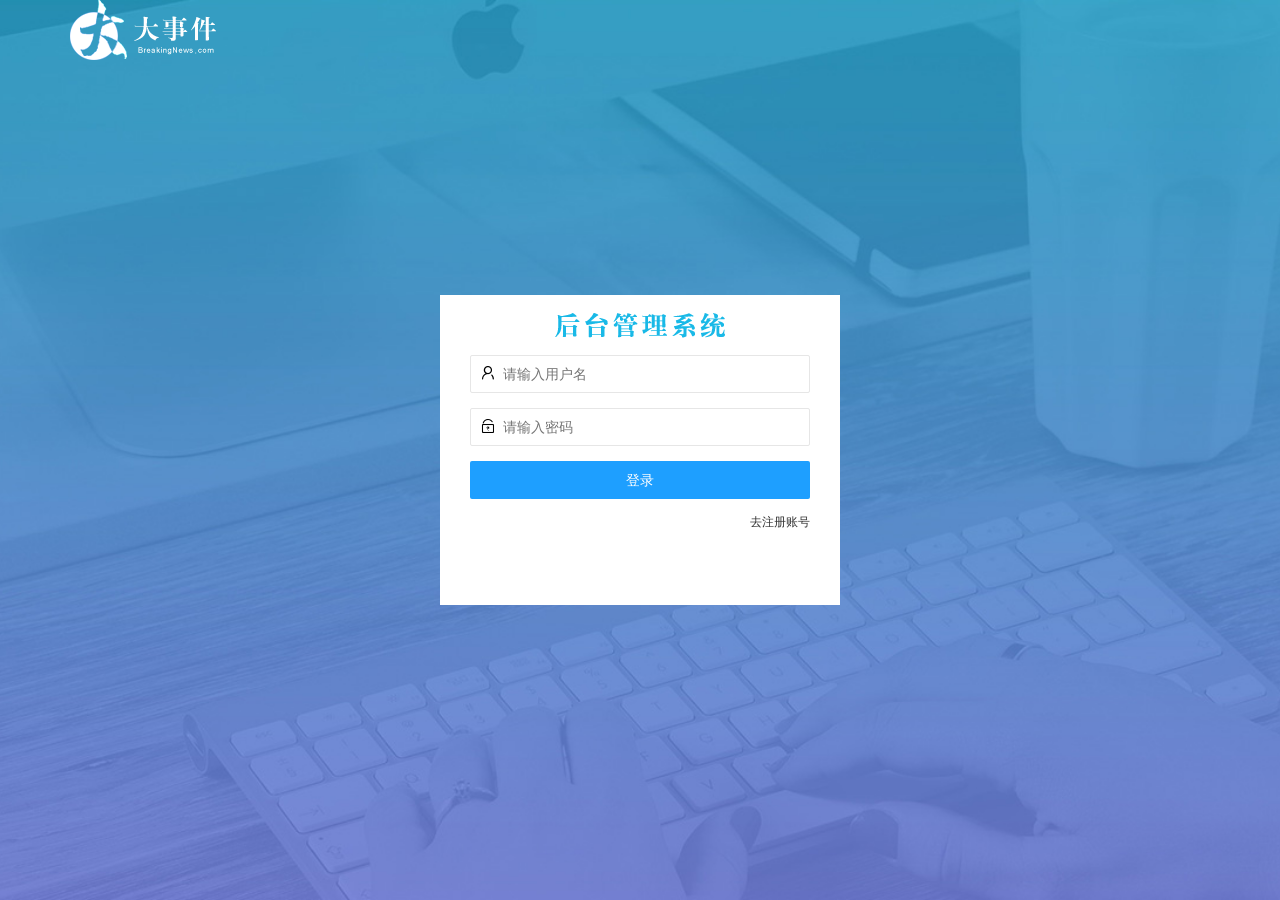
<file: login.html>
<!DOCTYPE html>
<html lang="en">

<head>
    <meta charset="UTF-8" />
    <meta http-equiv="X-UA-Compatible" content="IE=edge" />
    <meta name="viewport" content="width=device-width, initial-scale=1.0" />
    <title>大事件-登录</title>
    <!-- 导入 LayUI 样式 -->
    <link rel="stylesheet" href="/assets/lib/layui/css/layui.css" />
    <!-- 导入自定义样式 -->
    <link rel="stylesheet" href="/assets/css/login.css" />
</head>

<body>
    <!-- 头部 logo 区域 -->
    <div class="layui-main">
        <img src="/assets/images/logo.png" alt="" />
    </div>

    <!-- 登录注册区域 -->
    <div class="loginAndRegBox">
        <!-- 登录标题 -->
        <div class="title-box"></div>

        <!-- 登录 -->
        <div class="login-box">
            <form class="layui-form" id="form_login">

                <!-- 用户名 -->
                <div class="layui-form-item">
                    <i class="layui-icon layui-icon-username"></i>
                    <input type="text" name="username" required lay-verify="required" placeholder="请输入用户名"
                        autocomplete="off" class="layui-input" />
                </div>

                <!-- 密码 -->
                <div class="layui-form-item">
                    <i class="layui-icon layui-icon-password"></i>
                    <input type="password" name="password" required lay-verify="required|pwd" placeholder="请输入密码"
                        autocomplete="off" class="layui-input" />
                </div>

                <!-- 登录按钮 -->
                <div class="layui-form-item">
                    <!-- 注意：表单提交按钮和普通按钮的区别，就是 lay-submit 属性 -->
                    <button class="layui-btn layui-btn-normal layui-btn-fluid" lay-submit>
                        登录
                    </button>
                </div>
                <div class="layui-form-item link">
                    <a href="javascript:;" id="link_reg">去注册账号</a>
                </div>
            </form>
        </div>

        <!-- 注册 -->
        <div class="reg-box">
            <form class="layui-form" id="form_reg">
                <!-- 用户名 -->
                <div class="layui-form-item">
                    <i class="layui-icon layui-icon-username"></i>
                    <input type="text" name="username" required lay-verify="required" placeholder="请输入用户名"
                        autocomplete="off" class="layui-input" />
                </div>

                <!-- 密码 -->
                <div class="layui-form-item">
                    <i class="layui-icon layui-icon-password"></i>
                    <input type="password" name="password" required lay-verify="required|pwd" placeholder="请输入密码"
                        autocomplete="off" class="layui-input" />
                </div>

                <!-- 确认密码 -->
                <div class="layui-form-item">
                    <i class="layui-icon layui-icon-password"></i>
                    <input type="password" name="repassword" required lay-verify="required|pwd|repwd"
                        placeholder="再次确认密码" autocomplete="off" class="layui-input" />
                </div>

                <!-- 注册按钮 -->
                <div class="layui-form-item">
                    <!-- 注意：表单提交按钮和普通按钮的区别，就是 lay-submit 属性 -->
                    <button class="layui-btn layui-btn-normal layui-btn-fluid" lay-submit>
                        注册
                    </button>
                </div>
                <div class="layui-form-item link">
                    <a href="javascript:;" id="link_login">去登录</a>
                </div>
            </form>
        </div>
        <script src="/assets/lib/layui/layui.all.js"></script>
        <script src="/assets/lib/jquery.js"></script>
        <script src="/assets/js/baseAPI.js"></script>
        <script src="/assets/js/login.js"></script>
</body>

</html>
</file>
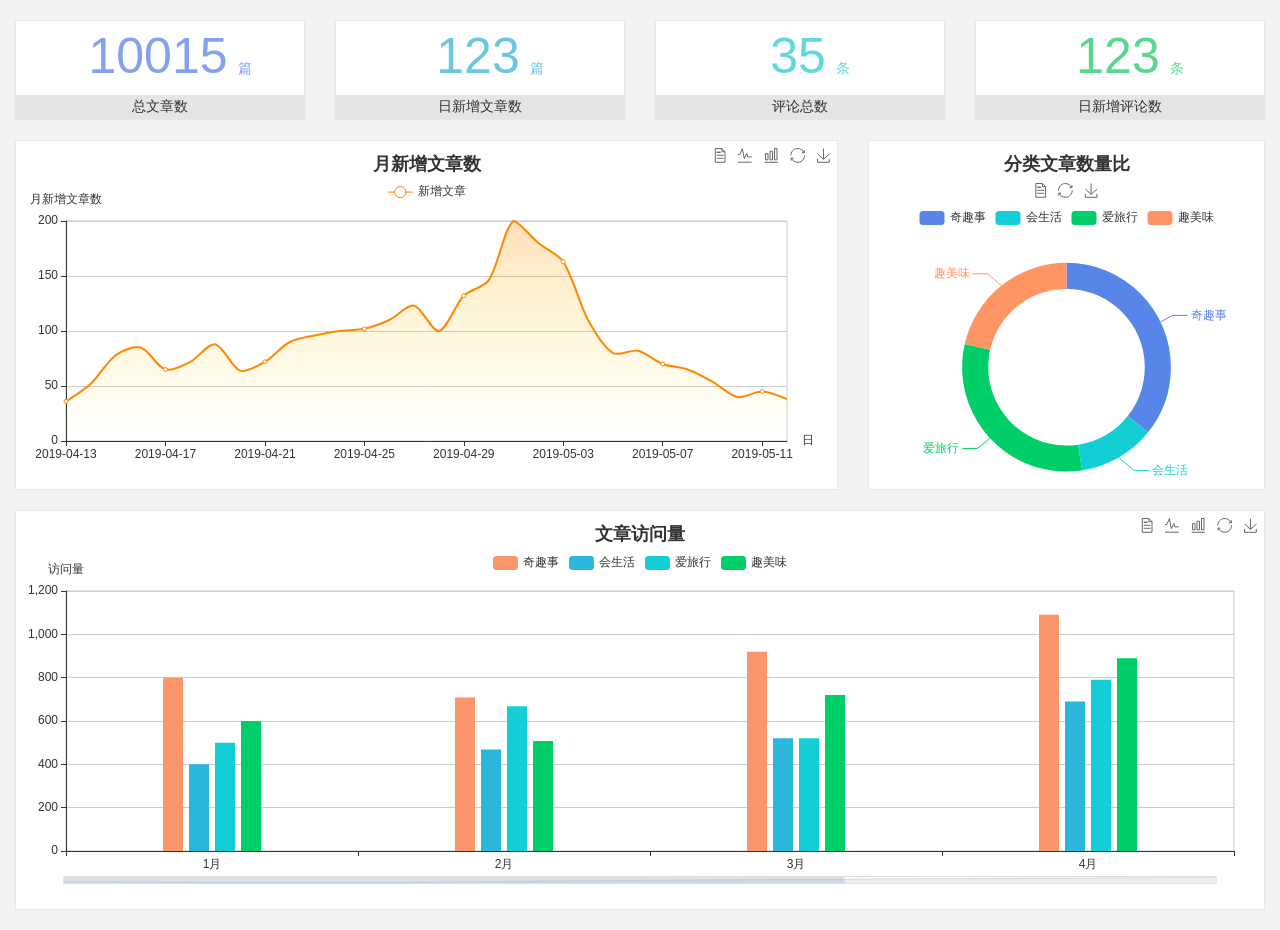
<file: home/dashboard.html>
<!DOCTYPE html>
<html lang="en">

<head>
  <meta charset="UTF-8">
  <meta name="viewport" content="width=device-width, initial-scale=1.0">
  <meta http-equiv="X-UA-Compatible" content="ie=edge">
  <title>图表统计</title>
  <link rel="stylesheet" href="../../assets/lib/bootstrap.css" />
  <link rel="stylesheet" href="../../assets/lib/main.css" />
  <script src="../../assets/lib/jquery.js"></script>
  <script type="text/javascript" src="../../assets/lib/echarts.min.js"></script>
</head>

<body>
  <div class="container-fluid">
    <div class="row spannel_list">
      <div class="col-sm-3 col-xs-6">
        <div class="spannel">
          <em>10015</em><span>篇</span>
          <b>总文章数</b>
        </div>
      </div>
      <div class="col-sm-3 col-xs-6">
        <div class="spannel scolor01">
          <em>123</em><span>篇</span>
          <b>日新增文章数</b>
        </div>
      </div>
      <div class="col-sm-3 col-xs-6">
        <div class="spannel scolor02">
          <em>35</em><span>条</span>
          <b>评论总数</b>
        </div>
      </div>
      <div class="col-sm-3 col-xs-6">
        <div class="spannel scolor03">
          <em>123</em><span>条</span>
          <b>日新增评论数</b>
        </div>
      </div>
    </div>
  </div>

  <div class="container-fluid">
    <div class="row curve-pie">
      <div class="col-lg-8 col-md-8">
        <div class="gragh_pannel" id="curve_show"></div>
      </div>
      <div class="col-lg-4 col-md-4">
        <div class="gragh_pannel" id="pie_show"></div>
      </div>
    </div>
  </div>

  <div class="container-fluid">
    <div class="column_pannel" id="column_show"></div>
  </div>

  <script>
    var oChart = echarts.init(document.getElementById('curve_show'));
    var aList_all = [
      { 'count': 36, 'date': '2019-04-13' },
      { 'count': 52, 'date': '2019-04-14' },
      { 'count': 78, 'date': '2019-04-15' },
      { 'count': 85, 'date': '2019-04-16' },
      { 'count': 65, 'date': '2019-04-17' },
      { 'count': 72, 'date': '2019-04-18' },
      { 'count': 88, 'date': '2019-04-19' },
      { 'count': 64, 'date': '2019-04-20' },
      { 'count': 72, 'date': '2019-04-21' },
      { 'count': 90, 'date': '2019-04-22' },
      { 'count': 96, 'date': '2019-04-23' },
      { 'count': 100, 'date': '2019-04-24' },
      { 'count': 102, 'date': '2019-04-25' },
      { 'count': 110, 'date': '2019-04-26' },
      { 'count': 123, 'date': '2019-04-27' },
      { 'count': 100, 'date': '2019-04-28' },
      { 'count': 132, 'date': '2019-04-29' },
      { 'count': 146, 'date': '2019-04-30' },
      { 'count': 200, 'date': '2019-05-01' },
      { 'count': 180, 'date': '2019-05-02' },
      { 'count': 163, 'date': '2019-05-03' },
      { 'count': 110, 'date': '2019-05-04' },
      { 'count': 80, 'date': '2019-05-05' },
      { 'count': 82, 'date': '2019-05-06' },
      { 'count': 70, 'date': '2019-05-07' },
      { 'count': 65, 'date': '2019-05-08' },
      { 'count': 54, 'date': '2019-05-09' },
      { 'count': 40, 'date': '2019-05-10' },
      { 'count': 45, 'date': '2019-05-11' },
      { 'count': 38, 'date': '2019-05-12' },
    ];

    let aCount = [];
    let aDate = [];

    for (var i = 0; i < aList_all.length; i++) {
      aCount.push(aList_all[i].count);
      aDate.push(aList_all[i].date);
    }

    var chartopt = {
      title: {
        text: '月新增文章数',
        left: 'center',
        top: '10'
      },
      tooltip: {
        trigger: 'axis'
      },
      legend: {
        data: ['新增文章'],
        top: '40'
      },
      toolbox: {
        show: true,
        feature: {
          mark: { show: true },
          dataView: { show: true, readOnly: false },
          magicType: { show: true, type: ['line', 'bar'] },
          restore: { show: true },
          saveAsImage: { show: true }
        }
      },
      calculable: true,
      xAxis: [
        {
          name: '日',
          type: 'category',
          boundaryGap: false,
          data: aDate
        }
      ],
      yAxis: [
        {
          name: '月新增文章数',
          type: 'value'
        }
      ],
      series: [
        {
          name: '新增文章',
          type: 'line',
          smooth: true,
          itemStyle: { normal: { areaStyle: { type: 'default' }, color: '#f80' }, lineStyle: { color: '#f80' } },
          data: aCount
        }],
      areaStyle: {
        normal: {
          color: new echarts.graphic.LinearGradient(0, 0, 0, 1, [{
            offset: 0,
            color: 'rgba(255,136,0,0.39)'
          }, {
            offset: .34,
            color: 'rgba(255,180,0,0.25)'
          }, {
            offset: 1,
            color: 'rgba(255,222,0,0.00)'
          }])

        }
      },
      grid: {
        show: true,
        x: 50,
        x2: 50,
        y: 80,
        height: 220
      }
    };

    oChart.setOption(chartopt);


    var oPie = echarts.init(document.getElementById('pie_show'));
    var oPieopt =
    {
      title: {
        top: 10,
        text: '分类文章数量比',
        x: 'center'
      },
      tooltip: {
        trigger: 'item',
        formatter: "{a} <br/>{b} : {c} ({d}%)"
      },
      color: ['#5885e8', '#13cfd5', '#00ce68', '#ff9565'],
      legend: {
        x: 'center',
        top: 65,
        data: ['奇趣事', '会生活', '爱旅行', '趣美味']
      },
      toolbox: {
        show: true,
        x: 'center',
        top: 35,
        feature: {
          mark: { show: true },
          dataView: { show: true, readOnly: false },
          magicType: {
            show: true,
            type: ['pie', 'funnel'],
            option: {
              funnel: {
                x: '25%',
                width: '50%',
                funnelAlign: 'left',
                max: 1548
              }
            }
          },
          restore: { show: true },
          saveAsImage: { show: true }
        }
      },
      calculable: true,
      series: [
        {
          name: '访问来源',
          type: 'pie',
          radius: ['45%', '60%'],
          center: ['50%', '65%'],
          data: [
            { value: 300, name: '奇趣事' },
            { value: 100, name: '会生活' },
            { value: 260, name: '爱旅行' },
            { value: 180, name: '趣美味' }
          ]
        }
      ]
    };
    oPie.setOption(oPieopt);



    var oColumn = this.echarts.init(document.getElementById('column_show'));
    var oColumnopt =
    {
      title: {
        text: '文章访问量',
        left: 'center',
        top: '10'
      },
      tooltip: {
        trigger: 'axis'
      },
      legend: {
        data: ['奇趣事', '会生活', '爱旅行', '趣美味'],
        top: '40'
      },
      toolbox: {
        show: true,
        feature: {
          mark: { show: true },
          dataView: { show: true, readOnly: false },
          magicType: { show: true, type: ['line', 'bar'] },
          restore: { show: true },
          saveAsImage: { show: true }
        }
      },
      calculable: true,
      xAxis: [
        {
          type: 'category',
          data: ['1月', '2月', '3月', '4月', '5月']
        }
      ],
      yAxis: [
        {
          name: '访问量',
          type: 'value'
        }
      ],
      series: [
        {
          name: '奇趣事',
          type: 'bar',
          barWidth: 20,
          itemStyle: {
            normal: { areaStyle: { type: 'default' }, color: '#fd956a' }
          },
          data: [800, 708, 920, 1090, 1200]
        },
        {
          name: '会生活',
          type: 'bar',
          barWidth: 20,
          itemStyle: {
            normal: { areaStyle: { type: 'default' }, color: '#2bb6db' }
          },
          data: [400, 468, 520, 690, 800]
        },
        {
          name: '爱旅行',
          type: 'bar',
          barWidth: 20,
          itemStyle: {
            normal: { areaStyle: { type: 'default' }, color: '#13cfd5' }
          },
          data: [500, 668, 520, 790, 900]
        },
        {
          name: '趣美味',
          type: 'bar',
          barWidth: 20,
          itemStyle: {
            normal: { areaStyle: { type: 'default' }, color: '#00ce68' }
          },
          data: [600, 508, 720, 890, 1000]
        }
      ],
      grid: {
        show: true,
        x: 50,
        x2: 30,
        y: 80,
        height: 260
      },
      dataZoom: [//给x轴设置滚动条
        {
          start: 0,//默认为0
          end: 100 - 1000 / 31,//默认为100
          type: 'slider',
          show: true,
          xAxisIndex: [0],
          handleSize: 0,//滑动条的 左右2个滑动条的大小
          height: 8,//组件高度
          left: 45, //左边的距离
          right: 50,//右边的距离
          bottom: 26,//右边的距离
          handleColor: '#ddd',//h滑动图标的颜色
          handleStyle: {
            borderColor: "#cacaca",
            borderWidth: "1",
            shadowBlur: 2,
            background: "#ddd",
            shadowColor: "#ddd",
          }
        }]
    };
    oColumn.setOption(oColumnopt);
  </script>
</body>

</html>
</file>
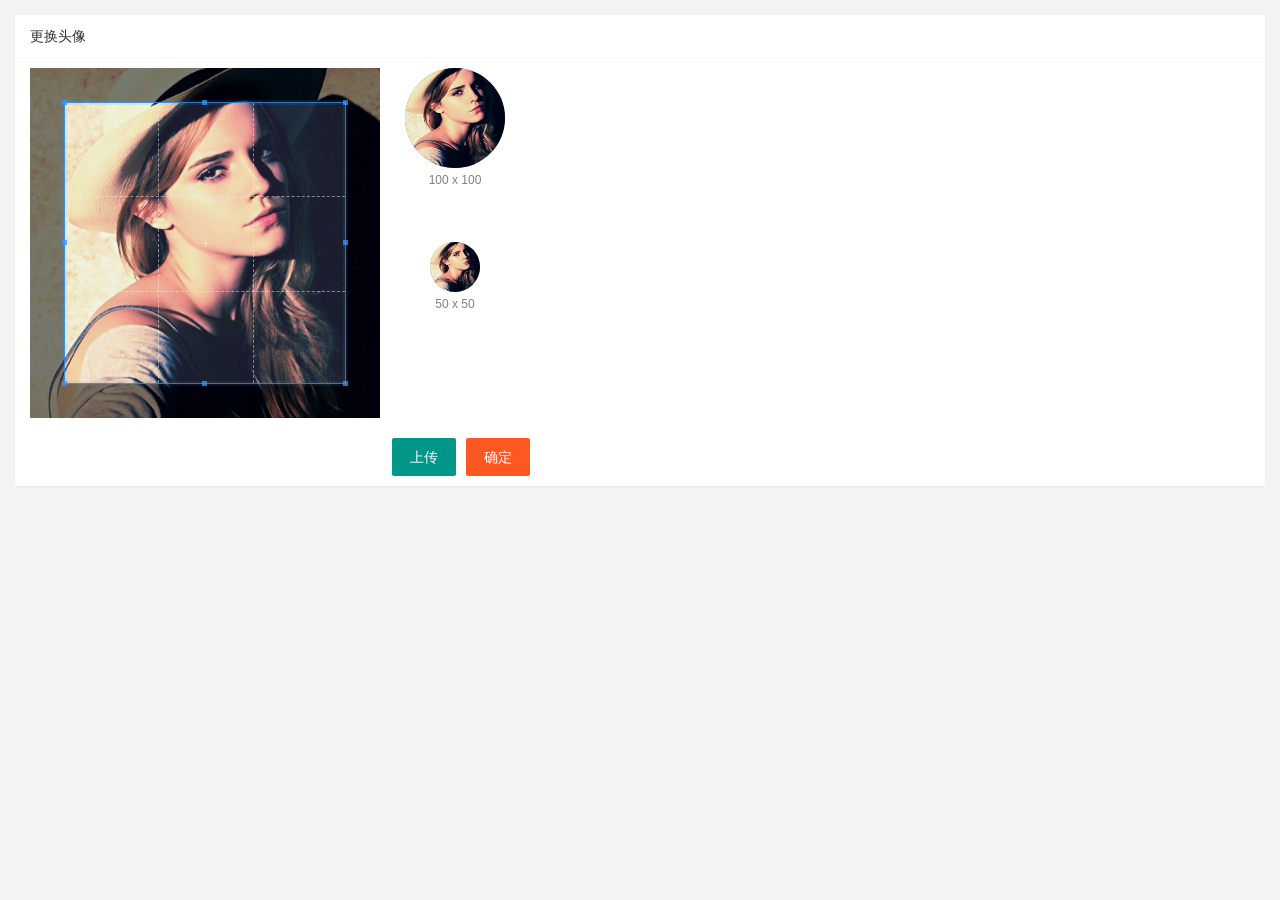
<file: user/user_avatar.html>
<!DOCTYPE html>
<html lang="en">

<head>
    <meta charset="UTF-8" />
    <meta http-equiv="X-UA-Compatible" content="IE=edge" />
    <meta name="viewport" content="width=device-width, initial-scale=1.0" />
    <title>Document</title>
    <link rel="stylesheet" href="/assets/lib/layui/css/layui.css" />
    <link rel="stylesheet" href="/assets/lib/cropper/cropper.css" />
    <link rel="stylesheet" href="/assets/css/user/user_avatar.css" />
</head>

<body>
    <div class="layui-card">
        <div class="layui-card-header">更换头像</div>
        <div class="layui-card-body">
            <!-- 第一行的图片裁剪和预览区域 -->
            <div class="row1">
                <!-- 图片裁剪区域 -->
                <div class="cropper-box">
                    <!-- 这个 img 标签很重要，将来会把它初始化为裁剪区域 -->
                    <img id="image" src="/assets/images/sample.jpg" />
                </div>
                <!-- 图片的预览区域 -->
                <div class="preview-box">
                    <div>
                        <!-- 宽高为 100px 的预览区域 -->
                        <div class="img-preview w100"></div>
                        <p class="size">100 x 100</p>
                    </div>
                    <div>
                        <!-- 宽高为 50px 的预览区域 -->
                        <div class="img-preview w50"></div>
                        <p class="size">50 x 50</p>
                    </div>
                </div>
            </div>
            <!-- 第二行的按钮区域 -->
            <div class="row2">
                <input type="file" id="file" accept="image/png,image/jpeg" />
                <button type="button" class="layui-btn" id="btnChooseImage">上传</button>
                <button type="button" class="layui-btn layui-btn-danger" id="btnUpload">确定</button>
            </div>
        </div>
    </div>
    <script src="/assets/lib/layui/layui.all.js"></script>
    <script src="/assets/lib/jquery.js"></script>
    <script src="/assets/lib/cropper/Cropper.js"></script>
    <script src="/assets/lib/cropper/jquery-cropper.js"></script>
    <script src="/assets/js/baseAPI.js"></script>
    <script src="/assets/js/user/user_avatar.js"></script>

</body>

</html>
</file>
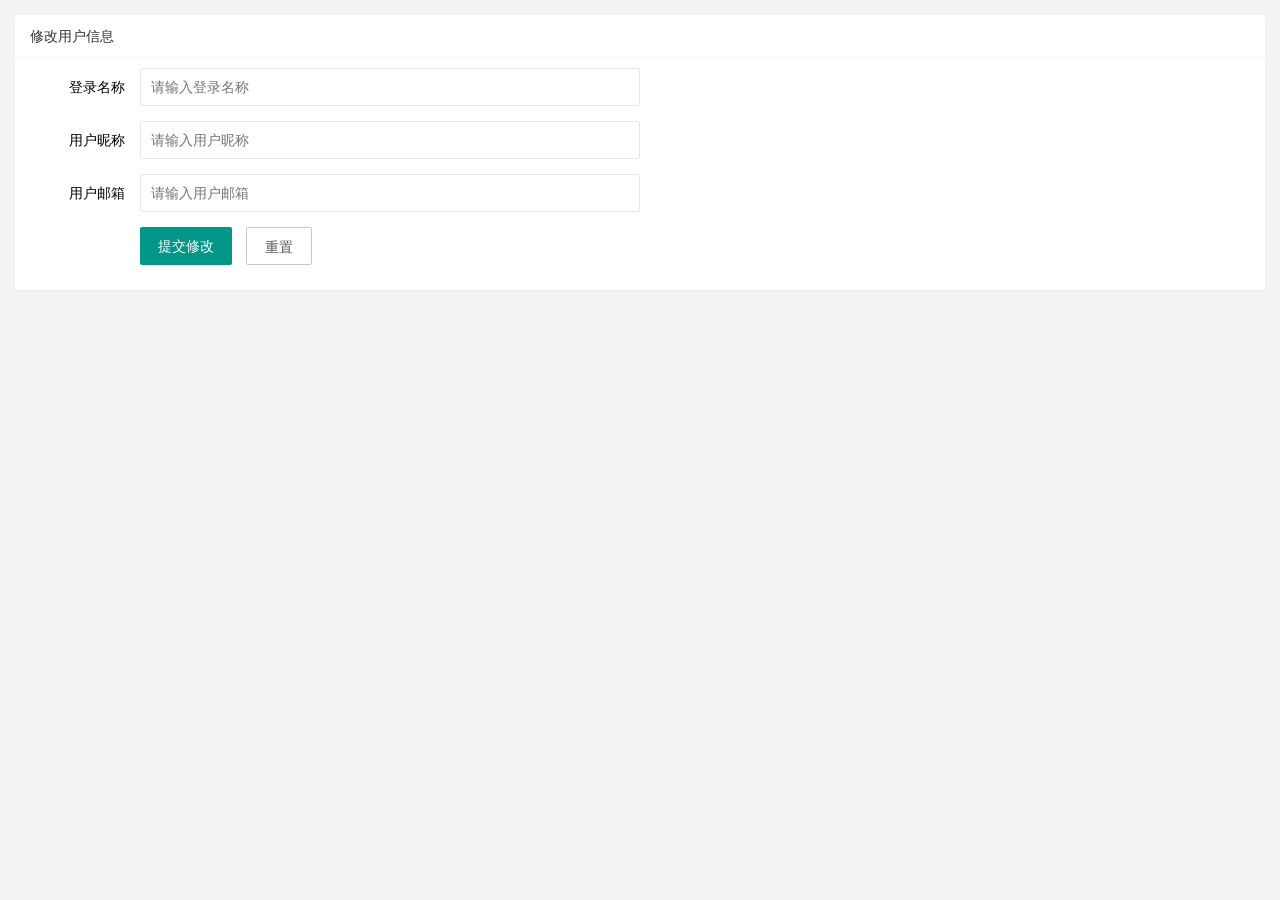
<file: user/user_index.html>
<!DOCTYPE html>
<html lang="en">

<head>
    <meta charset="UTF-8" />
    <meta http-equiv="X-UA-Compatible" content="IE=edge" />
    <meta name="viewport" content="width=device-width, initial-scale=1.0" />
    <title>Document</title>
    <link rel="stylesheet" href="/assets/lib/layui/css/layui.css">
    <link rel="stylesheet" href="/assets/css/user/user_info.css" />
</head>

<body>
    <div class="layui-card">
        <div class="layui-card-header">修改用户信息</div>
        <div class="layui-card-body">
            <!-- form 表单 -->
            <form class="layui-form" lay-filter="formUserInfo">
                <input type="hidden" name="id">
                <div class="layui-form-item">
                    <label class="layui-form-label">登录名称</label>
                    <div class="layui-input-block">
                        <input type="text" name="username" required readonly lay-verify="required" placeholder="请输入登录名称"
                            autocomplete="off" class="layui-input" />
                    </div>
                </div>
                <div class="layui-form-item">
                    <label class="layui-form-label">用户昵称</label>
                    <div class="layui-input-block">
                        <input type="text" name="nickname" required lay-verify="required|nickname" placeholder="请输入用户昵称"
                            autocomplete="off" class="layui-input" />
                    </div>
                </div>
                <div class="layui-form-item">
                    <label class="layui-form-label">用户邮箱</label>
                    <div class="layui-input-block">
                        <input type="text" name="email" required lay-verify="required|email" placeholder="请输入用户邮箱"
                            autocomplete="off" class="layui-input" />
                    </div>
                </div>
                <div class="layui-form-item">
                    <div class="layui-input-block">
                        <button class="layui-btn" lay-submit lay-filter="formDemo">提交修改</button>
                        <button type="reset" class="layui-btn layui-btn-primary" id="btnReset">重置</button>
                    </div>
                </div>
            </form>
        </div>
    </div>
    <script src="/assets/lib/layui/layui.all.js"></script>
    <script src="/assets/lib/jquery.js"></script>
    <script src="/assets/js/baseAPI.js"></script>
    <script src="/assets/js/user/user_info.js"></script>
</body>

</html>
</file>
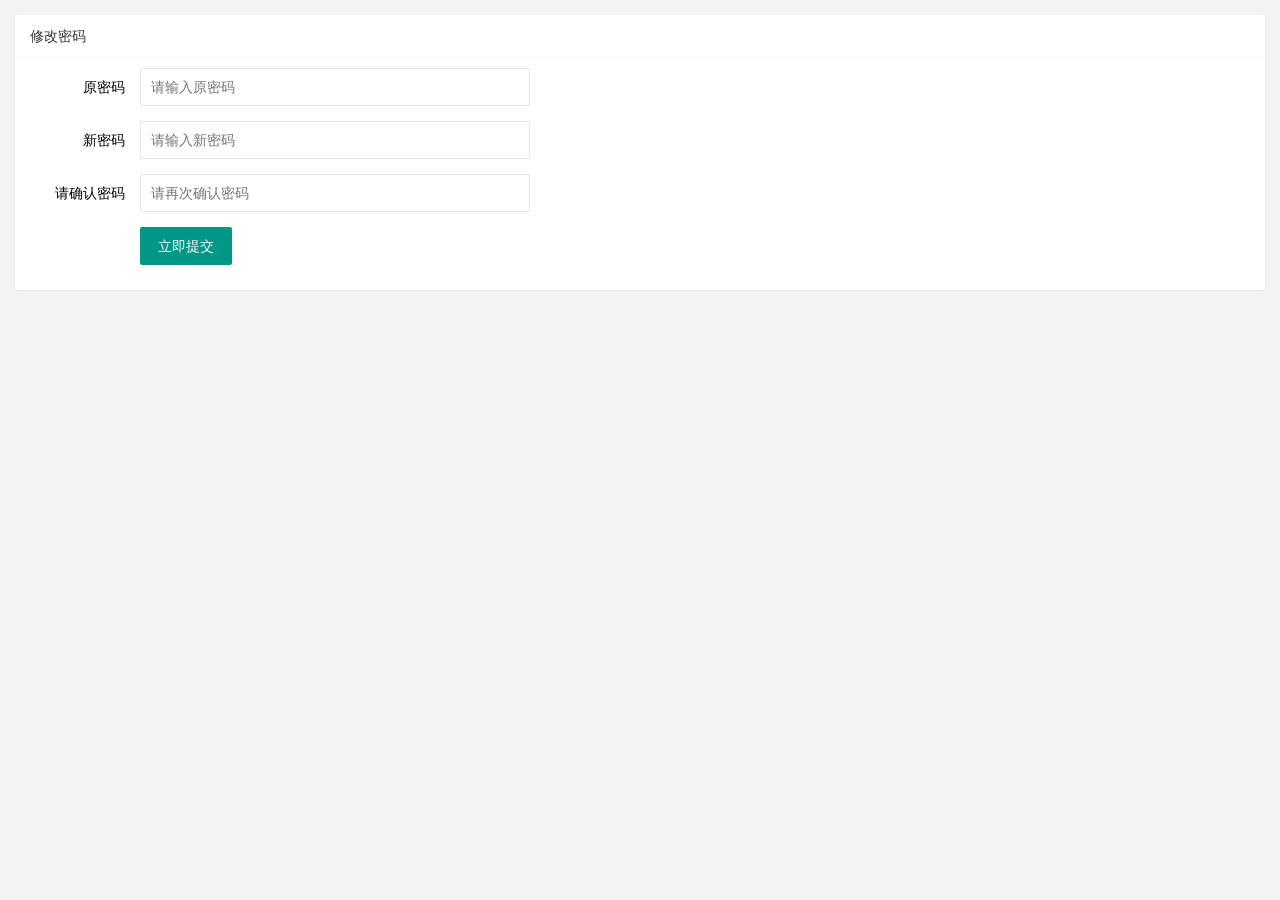
<file: user/user_pwd.html>
<!DOCTYPE html>
<html lang="en">

<head>
    <meta charset="UTF-8" />
    <meta http-equiv="X-UA-Compatible" content="IE=edge" />
    <meta name="viewport" content="width=device-width, initial-scale=1.0" />
    <title>Document</title>
    <link rel="stylesheet" href="/assets/lib/layui/css/layui.css" />
    <link rel="stylesheet" href="/assets/css/user/user_pwd.css" />
</head>

<body>
    <div class="layui-card">
        <div class="layui-card-header">修改密码</div>
        <div class="layui-card-body">
            <form class="layui-form" action="">
                <div class="layui-form-item">
                    <label class="layui-form-label">原密码</label>
                    <div class="layui-input-block">
                        <input type="password" name="oldPwd" required lay-verify="required|pwd" placeholder="请输入原密码"
                            autocomplete="off" class="layui-input" />
                    </div>
                </div>
                <div class="layui-form-item">
                    <label class="layui-form-label">新密码</label>
                    <div class="layui-input-block">
                        <input type="password" name="newPwd" required lay-verify="required|pwd|samePwd"
                            placeholder="请输入新密码" autocomplete="off" class="layui-input" />
                    </div>
                </div>
                <div class="layui-form-item">
                    <label class="layui-form-label">请确认密码</label>
                    <div class="layui-input-block">
                        <input type="password" name="rePwd" required lay-verify="required|pwd|rePwd"
                            placeholder="请再次确认密码" autocomplete="off" class="layui-input" />
                    </div>
                </div>
                <div class="layui-form-item">
                    <div class="layui-input-block">
                        <button class="layui-btn" lay-submit lay-filter="formDemo">
                            立即提交
                        </button>
                        
                    </div>
                </div>
            </form>
        </div>
    </div>
    <!-- 导入 layui 的 js -->
    <script src="/assets/lib/layui/layui.all.js"></script>
    <!-- 导入 jQuery -->
    <script src="/assets/lib/jquery.js"></script>
    <!-- 导入 baseAPI -->
    <script src="/assets/js/baseAPI.js"></script>
    <!-- 导入自己的 js -->
    <script src="/assets/js/user/user_pwd.js"></script>
</body>

</html>
</file>
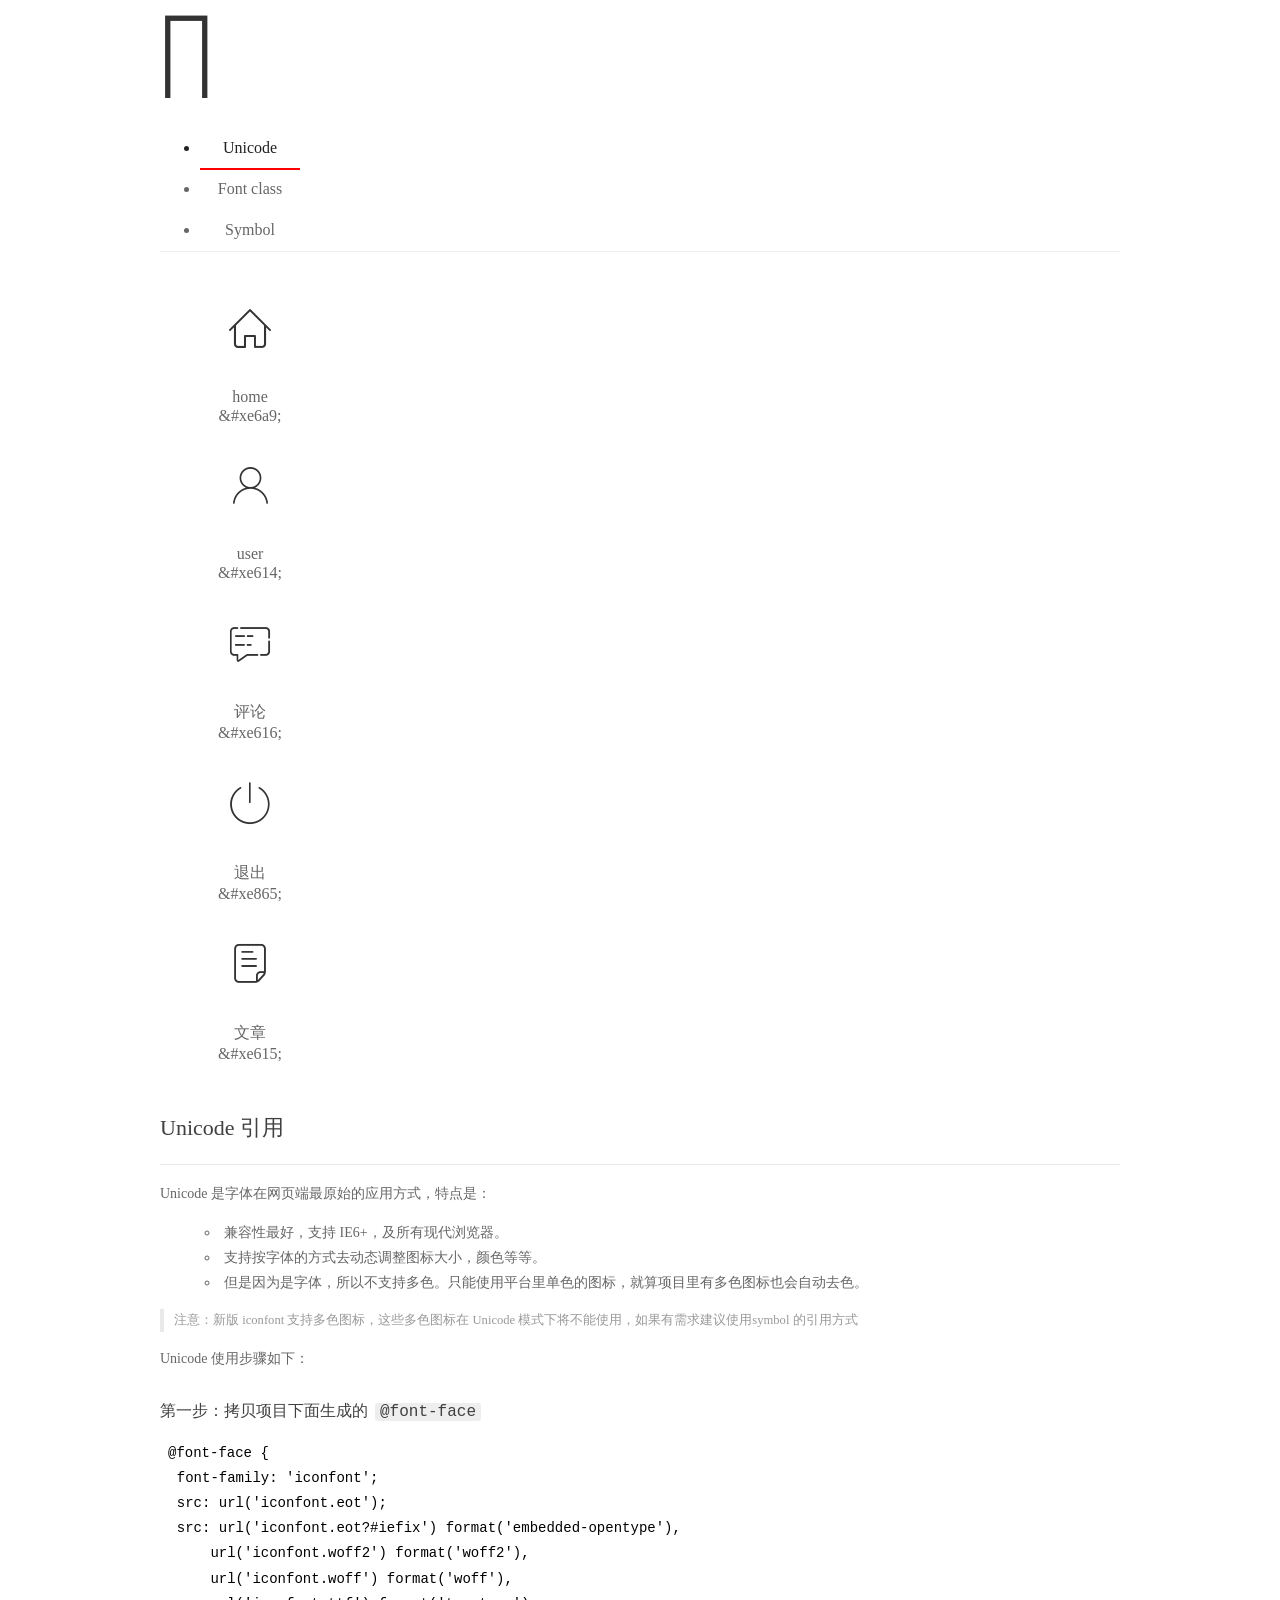
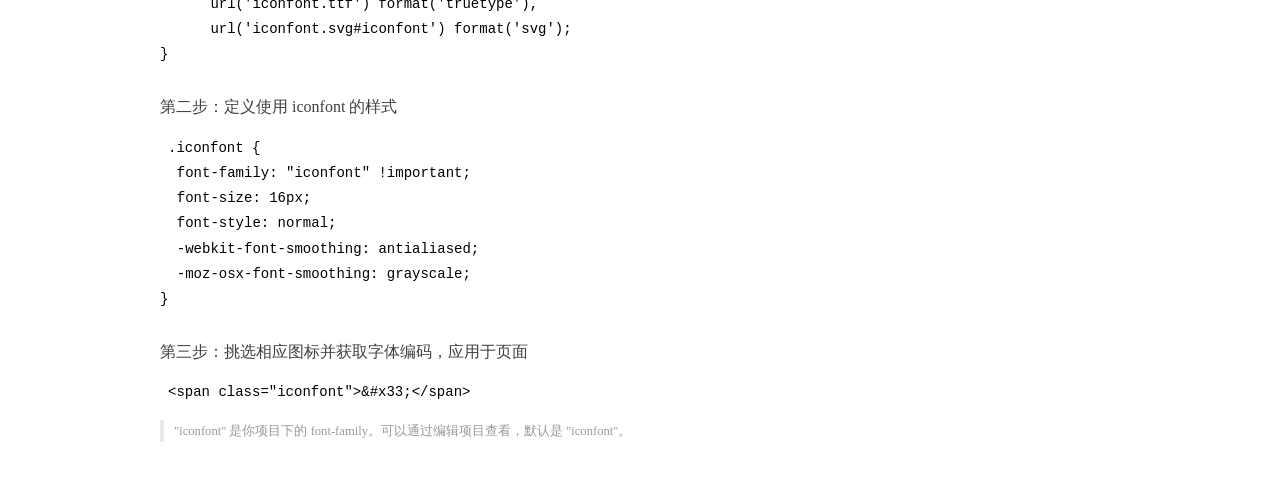
<file: assets/fonts/demo_index.html>
<!DOCTYPE html>
<html>
<head>
  <meta charset="utf-8"/>
  <title>IconFont Demo</title>
  <link rel="shortcut icon" href="https://gtms04.alicdn.com/tps/i4/TB1_oz6GVXXXXaFXpXXJDFnIXXX-64-64.ico" type="image/x-icon"/>
  <link rel="stylesheet" href="https://g.alicdn.com/thx/cube/1.3.2/cube.min.css">
  <link rel="stylesheet" href="demo.css">
  <link rel="stylesheet" href="iconfont.css">
  <script src="iconfont.js"></script>
  <!-- jQuery -->
  <script src="https://a1.alicdn.com/oss/uploads/2018/12/26/7bfddb60-08e8-11e9-9b04-53e73bb6408b.js"></script>
  <!-- 代码高亮 -->
  <script src="https://a1.alicdn.com/oss/uploads/2018/12/26/a3f714d0-08e6-11e9-8a15-ebf944d7534c.js"></script>
</head>
<body>
  <div class="main">
    <h1 class="logo"><a href="https://www.iconfont.cn/" title="iconfont 首页" target="_blank">&#xe86b;</a></h1>
    <div class="nav-tabs">
      <ul id="tabs" class="dib-box">
        <li class="dib active"><span>Unicode</span></li>
        <li class="dib"><span>Font class</span></li>
        <li class="dib"><span>Symbol</span></li>
      </ul>
      
    </div>
    <div class="tab-container">
      <div class="content unicode" style="display: block;">
          <ul class="icon_lists dib-box">
          
            <li class="dib">
              <span class="icon iconfont">&#xe6a9;</span>
                <div class="name">home</div>
                <div class="code-name">&amp;#xe6a9;</div>
              </li>
          
            <li class="dib">
              <span class="icon iconfont">&#xe614;</span>
                <div class="name">user</div>
                <div class="code-name">&amp;#xe614;</div>
              </li>
          
            <li class="dib">
              <span class="icon iconfont">&#xe616;</span>
                <div class="name">评论</div>
                <div class="code-name">&amp;#xe616;</div>
              </li>
          
            <li class="dib">
              <span class="icon iconfont">&#xe865;</span>
                <div class="name">退出</div>
                <div class="code-name">&amp;#xe865;</div>
              </li>
          
            <li class="dib">
              <span class="icon iconfont">&#xe615;</span>
                <div class="name">文章</div>
                <div class="code-name">&amp;#xe615;</div>
              </li>
          
          </ul>
          <div class="article markdown">
          <h2 id="unicode-">Unicode 引用</h2>
          <hr>

          <p>Unicode 是字体在网页端最原始的应用方式，特点是：</p>
          <ul>
            <li>兼容性最好，支持 IE6+，及所有现代浏览器。</li>
            <li>支持按字体的方式去动态调整图标大小，颜色等等。</li>
            <li>但是因为是字体，所以不支持多色。只能使用平台里单色的图标，就算项目里有多色图标也会自动去色。</li>
          </ul>
          <blockquote>
            <p>注意：新版 iconfont 支持多色图标，这些多色图标在 Unicode 模式下将不能使用，如果有需求建议使用symbol 的引用方式</p>
          </blockquote>
          <p>Unicode 使用步骤如下：</p>
          <h3 id="-font-face">第一步：拷贝项目下面生成的 <code>@font-face</code></h3>
<pre><code class="language-css"
>@font-face {
  font-family: 'iconfont';
  src: url('iconfont.eot');
  src: url('iconfont.eot?#iefix') format('embedded-opentype'),
      url('iconfont.woff2') format('woff2'),
      url('iconfont.woff') format('woff'),
      url('iconfont.ttf') format('truetype'),
      url('iconfont.svg#iconfont') format('svg');
}
</code></pre>
          <h3 id="-iconfont-">第二步：定义使用 iconfont 的样式</h3>
<pre><code class="language-css"
>.iconfont {
  font-family: "iconfont" !important;
  font-size: 16px;
  font-style: normal;
  -webkit-font-smoothing: antialiased;
  -moz-osx-font-smoothing: grayscale;
}
</code></pre>
          <h3 id="-">第三步：挑选相应图标并获取字体编码，应用于页面</h3>
<pre>
<code class="language-html"
>&lt;span class="iconfont"&gt;&amp;#x33;&lt;/span&gt;
</code></pre>
          <blockquote>
            <p>"iconfont" 是你项目下的 font-family。可以通过编辑项目查看，默认是 "iconfont"。</p>
          </blockquote>
          </div>
      </div>
      <div class="content font-class">
        <ul class="icon_lists dib-box">
          
          <li class="dib">
            <span class="icon iconfont icon-home"></span>
            <div class="name">
              home
            </div>
            <div class="code-name">.icon-home
            </div>
          </li>
          
          <li class="dib">
            <span class="icon iconfont icon-user"></span>
            <div class="name">
              user
            </div>
            <div class="code-name">.icon-user
            </div>
          </li>
          
          <li class="dib">
            <span class="icon iconfont icon-pinglun"></span>
            <div class="name">
              评论
            </div>
            <div class="code-name">.icon-pinglun
            </div>
          </li>
          
          <li class="dib">
            <span class="icon iconfont icon-tuichu"></span>
            <div class="name">
              退出
            </div>
            <div class="code-name">.icon-tuichu
            </div>
          </li>
          
          <li class="dib">
            <span class="icon iconfont icon-16"></span>
            <div class="name">
              文章
            </div>
            <div class="code-name">.icon-16
            </div>
          </li>
          
        </ul>
        <div class="article markdown">
        <h2 id="font-class-">font-class 引用</h2>
        <hr>

        <p>font-class 是 Unicode 使用方式的一种变种，主要是解决 Unicode 书写不直观，语意不明确的问题。</p>
        <p>与 Unicode 使用方式相比，具有如下特点：</p>
        <ul>
          <li>兼容性良好，支持 IE8+，及所有现代浏览器。</li>
          <li>相比于 Unicode 语意明确，书写更直观。可以很容易分辨这个 icon 是什么。</li>
          <li>因为使用 class 来定义图标，所以当要替换图标时，只需要修改 class 里面的 Unicode 引用。</li>
          <li>不过因为本质上还是使用的字体，所以多色图标还是不支持的。</li>
        </ul>
        <p>使用步骤如下：</p>
        <h3 id="-fontclass-">第一步：引入项目下面生成的 fontclass 代码：</h3>
<pre><code class="language-html">&lt;link rel="stylesheet" href="./iconfont.css"&gt;
</code></pre>
        <h3 id="-">第二步：挑选相应图标并获取类名，应用于页面：</h3>
<pre><code class="language-html">&lt;span class="iconfont icon-xxx"&gt;&lt;/span&gt;
</code></pre>
        <blockquote>
          <p>"
            iconfont" 是你项目下的 font-family。可以通过编辑项目查看，默认是 "iconfont"。</p>
        </blockquote>
      </div>
      </div>
      <div class="content symbol">
          <ul class="icon_lists dib-box">
          
            <li class="dib">
                <svg class="icon svg-icon" aria-hidden="true">
                  <use xlink:href="#icon-home"></use>
                </svg>
                <div class="name">home</div>
                <div class="code-name">#icon-home</div>
            </li>
          
            <li class="dib">
                <svg class="icon svg-icon" aria-hidden="true">
                  <use xlink:href="#icon-user"></use>
                </svg>
                <div class="name">user</div>
                <div class="code-name">#icon-user</div>
            </li>
          
            <li class="dib">
                <svg class="icon svg-icon" aria-hidden="true">
                  <use xlink:href="#icon-pinglun"></use>
                </svg>
                <div class="name">评论</div>
                <div class="code-name">#icon-pinglun</div>
            </li>
          
            <li class="dib">
                <svg class="icon svg-icon" aria-hidden="true">
                  <use xlink:href="#icon-tuichu"></use>
                </svg>
                <div class="name">退出</div>
                <div class="code-name">#icon-tuichu</div>
            </li>
          
            <li class="dib">
                <svg class="icon svg-icon" aria-hidden="true">
                  <use xlink:href="#icon-16"></use>
                </svg>
                <div class="name">文章</div>
                <div class="code-name">#icon-16</div>
            </li>
          
          </ul>
          <div class="article markdown">
          <h2 id="symbol-">Symbol 引用</h2>
          <hr>

          <p>这是一种全新的使用方式，应该说这才是未来的主流，也是平台目前推荐的用法。相关介绍可以参考这篇<a href="">文章</a>
            这种用法其实是做了一个 SVG 的集合，与另外两种相比具有如下特点：</p>
          <ul>
            <li>支持多色图标了，不再受单色限制。</li>
            <li>通过一些技巧，支持像字体那样，通过 <code>font-size</code>, <code>color</code> 来调整样式。</li>
            <li>兼容性较差，支持 IE9+，及现代浏览器。</li>
            <li>浏览器渲染 SVG 的性能一般，还不如 png。</li>
          </ul>
          <p>使用步骤如下：</p>
          <h3 id="-symbol-">第一步：引入项目下面生成的 symbol 代码：</h3>
<pre><code class="language-html">&lt;script src="./iconfont.js"&gt;&lt;/script&gt;
</code></pre>
          <h3 id="-css-">第二步：加入通用 CSS 代码（引入一次就行）：</h3>
<pre><code class="language-html">&lt;style&gt;
.icon {
  width: 1em;
  height: 1em;
  vertical-align: -0.15em;
  fill: currentColor;
  overflow: hidden;
}
&lt;/style&gt;
</code></pre>
          <h3 id="-">第三步：挑选相应图标并获取类名，应用于页面：</h3>
<pre><code class="language-html">&lt;svg class="icon" aria-hidden="true"&gt;
  &lt;use xlink:href="#icon-xxx"&gt;&lt;/use&gt;
&lt;/svg&gt;
</code></pre>
          </div>
      </div>

    </div>
  </div>
  <script>
  $(document).ready(function () {
      $('.tab-container .content:first').show()

      $('#tabs li').click(function (e) {
        var tabContent = $('.tab-container .content')
        var index = $(this).index()

        if ($(this).hasClass('active')) {
          return
        } else {
          $('#tabs li').removeClass('active')
          $(this).addClass('active')

          tabContent.hide().eq(index).fadeIn()
        }
      })
    })
  </script>
</body>
</html>
</file>
<file: assets/lib/layui/css/layui.css>
/** layui-v2.5.5 MIT License By https://www.layui.com */
 .layui-inline,img{display:inline-block;vertical-align:middle}h1,h2,h3,h4,h5,h6{font-weight:400}.layui-edge,.layui-header,.layui-inline,.layui-main{position:relative}.layui-body,.layui-edge,.layui-elip{overflow:hidden}.layui-btn,.layui-edge,.layui-inline,img{vertical-align:middle}.layui-btn,.layui-disabled,.layui-icon,.layui-unselect{-moz-user-select:none;-webkit-user-select:none;-ms-user-select:none}.layui-elip,.layui-form-checkbox span,.layui-form-pane .layui-form-label{text-overflow:ellipsis;white-space:nowrap}.layui-breadcrumb,.layui-tree-btnGroup{visibility:hidden}blockquote,body,button,dd,div,dl,dt,form,h1,h2,h3,h4,h5,h6,input,li,ol,p,pre,td,textarea,th,ul{margin:0;padding:0;-webkit-tap-highlight-color:rgba(0,0,0,0)}a:active,a:hover{outline:0}img{border:none}li{list-style:none}table{border-collapse:collapse;border-spacing:0}h4,h5,h6{font-size:100%}button,input,optgroup,option,select,textarea{font-family:inherit;font-size:inherit;font-style:inherit;font-weight:inherit;outline:0}pre{white-space:pre-wrap;white-space:-moz-pre-wrap;white-space:-pre-wrap;white-space:-o-pre-wrap;word-wrap:break-word}body{line-height:24px;font:14px Helvetica Neue,Helvetica,PingFang SC,Tahoma,Arial,sans-serif}hr{height:1px;margin:10px 0;border:0;clear:both}a{color:#333;text-decoration:none}a:hover{color:#777}a cite{font-style:normal;*cursor:pointer}.layui-border-box,.layui-border-box *{box-sizing:border-box}.layui-box,.layui-box *{box-sizing:content-box}.layui-clear{clear:both;*zoom:1}.layui-clear:after{content:'\20';clear:both;*zoom:1;display:block;height:0}.layui-inline{*display:inline;*zoom:1}.layui-edge{display:inline-block;width:0;height:0;border-width:6px;border-style:dashed;border-color:transparent}.layui-edge-top{top:-4px;border-bottom-color:#999;border-bottom-style:solid}.layui-edge-right{border-left-color:#999;border-left-style:solid}.layui-edge-bottom{top:2px;border-top-color:#999;border-top-style:solid}.layui-edge-left{border-right-color:#999;border-right-style:solid}.layui-disabled,.layui-disabled:hover{color:#d2d2d2!important;cursor:not-allowed!important}.layui-circle{border-radius:100%}.layui-show{display:block!important}.layui-hide{display:none!important}@font-face{font-family:layui-icon;src:url(../font/iconfont.eot?v=250);src:url(../font/iconfont.eot?v=250#iefix) format('embedded-opentype'),url(../font/iconfont.woff2?v=250) format('woff2'),url(../font/iconfont.woff?v=250) format('woff'),url(../font/iconfont.ttf?v=250) format('truetype'),url(../font/iconfont.svg?v=250#layui-icon) format('svg')}.layui-icon{font-family:layui-icon!important;font-size:16px;font-style:normal;-webkit-font-smoothing:antialiased;-moz-osx-font-smoothing:grayscale}.layui-icon-reply-fill:before{content:"\e611"}.layui-icon-set-fill:before{content:"\e614"}.layui-icon-menu-fill:before{content:"\e60f"}.layui-icon-search:before{content:"\e615"}.layui-icon-share:before{content:"\e641"}.layui-icon-set-sm:before{content:"\e620"}.layui-icon-engine:before{content:"\e628"}.layui-icon-close:before{content:"\1006"}.layui-icon-close-fill:before{content:"\1007"}.layui-icon-chart-screen:before{content:"\e629"}.layui-icon-star:before{content:"\e600"}.layui-icon-circle-dot:before{content:"\e617"}.layui-icon-chat:before{content:"\e606"}.layui-icon-release:before{content:"\e609"}.layui-icon-list:before{content:"\e60a"}.layui-icon-chart:before{content:"\e62c"}.layui-icon-ok-circle:before{content:"\1005"}.layui-icon-layim-theme:before{content:"\e61b"}.layui-icon-table:before{content:"\e62d"}.layui-icon-right:before{content:"\e602"}.layui-icon-left:before{content:"\e603"}.layui-icon-cart-simple:before{content:"\e698"}.layui-icon-face-cry:before{content:"\e69c"}.layui-icon-face-smile:before{content:"\e6af"}.layui-icon-survey:before{content:"\e6b2"}.layui-icon-tree:before{content:"\e62e"}.layui-icon-upload-circle:before{content:"\e62f"}.layui-icon-add-circle:before{content:"\e61f"}.layui-icon-download-circle:before{content:"\e601"}.layui-icon-templeate-1:before{content:"\e630"}.layui-icon-util:before{content:"\e631"}.layui-icon-face-surprised:before{content:"\e664"}.layui-icon-edit:before{content:"\e642"}.layui-icon-speaker:before{content:"\e645"}.layui-icon-down:before{content:"\e61a"}.layui-icon-file:before{content:"\e621"}.layui-icon-layouts:before{content:"\e632"}.layui-icon-rate-half:before{content:"\e6c9"}.layui-icon-add-circle-fine:before{content:"\e608"}.layui-icon-prev-circle:before{content:"\e633"}.layui-icon-read:before{content:"\e705"}.layui-icon-404:before{content:"\e61c"}.layui-icon-carousel:before{content:"\e634"}.layui-icon-help:before{content:"\e607"}.layui-icon-code-circle:before{content:"\e635"}.layui-icon-water:before{content:"\e636"}.layui-icon-username:before{content:"\e66f"}.layui-icon-find-fill:before{content:"\e670"}.layui-icon-about:before{content:"\e60b"}.layui-icon-location:before{content:"\e715"}.layui-icon-up:before{content:"\e619"}.layui-icon-pause:before{content:"\e651"}.layui-icon-date:before{content:"\e637"}.layui-icon-layim-uploadfile:before{content:"\e61d"}.layui-icon-delete:before{content:"\e640"}.layui-icon-play:before{content:"\e652"}.layui-icon-top:before{content:"\e604"}.layui-icon-friends:before{content:"\e612"}.layui-icon-refresh-3:before{content:"\e9aa"}.layui-icon-ok:before{content:"\e605"}.layui-icon-layer:before{content:"\e638"}.layui-icon-face-smile-fine:before{content:"\e60c"}.layui-icon-dollar:before{content:"\e659"}.layui-icon-group:before{content:"\e613"}.layui-icon-layim-download:before{content:"\e61e"}.layui-icon-picture-fine:before{content:"\e60d"}.layui-icon-link:before{content:"\e64c"}.layui-icon-diamond:before{content:"\e735"}.layui-icon-log:before{content:"\e60e"}.layui-icon-rate-solid:before{content:"\e67a"}.layui-icon-fonts-del:before{content:"\e64f"}.layui-icon-unlink:before{content:"\e64d"}.layui-icon-fonts-clear:before{content:"\e639"}.layui-icon-triangle-r:before{content:"\e623"}.layui-icon-circle:before{content:"\e63f"}.layui-icon-radio:before{content:"\e643"}.layui-icon-align-center:before{content:"\e647"}.layui-icon-align-right:before{content:"\e648"}.layui-icon-align-left:before{content:"\e649"}.layui-icon-loading-1:before{content:"\e63e"}.layui-icon-return:before{content:"\e65c"}.layui-icon-fonts-strong:before{content:"\e62b"}.layui-icon-upload:before{content:"\e67c"}.layui-icon-dialogue:before{content:"\e63a"}.layui-icon-video:before{content:"\e6ed"}.layui-icon-headset:before{content:"\e6fc"}.layui-icon-cellphone-fine:before{content:"\e63b"}.layui-icon-add-1:before{content:"\e654"}.layui-icon-face-smile-b:before{content:"\e650"}.layui-icon-fonts-html:before{content:"\e64b"}.layui-icon-form:before{content:"\e63c"}.layui-icon-cart:before{content:"\e657"}.layui-icon-camera-fill:before{content:"\e65d"}.layui-icon-tabs:before{content:"\e62a"}.layui-icon-fonts-code:before{content:"\e64e"}.layui-icon-fire:before{content:"\e756"}.layui-icon-set:before{content:"\e716"}.layui-icon-fonts-u:before{content:"\e646"}.layui-icon-triangle-d:before{content:"\e625"}.layui-icon-tips:before{content:"\e702"}.layui-icon-picture:before{content:"\e64a"}.layui-icon-more-vertical:before{content:"\e671"}.layui-icon-flag:before{content:"\e66c"}.layui-icon-loading:before{content:"\e63d"}.layui-icon-fonts-i:before{content:"\e644"}.layui-icon-refresh-1:before{content:"\e666"}.layui-icon-rmb:before{content:"\e65e"}.layui-icon-home:before{content:"\e68e"}.layui-icon-user:before{content:"\e770"}.layui-icon-notice:before{content:"\e667"}.layui-icon-login-weibo:before{content:"\e675"}.layui-icon-voice:before{content:"\e688"}.layui-icon-upload-drag:before{content:"\e681"}.layui-icon-login-qq:before{content:"\e676"}.layui-icon-snowflake:before{content:"\e6b1"}.layui-icon-file-b:before{content:"\e655"}.layui-icon-template:before{content:"\e663"}.layui-icon-auz:before{content:"\e672"}.layui-icon-console:before{content:"\e665"}.layui-icon-app:before{content:"\e653"}.layui-icon-prev:before{content:"\e65a"}.layui-icon-website:before{content:"\e7ae"}.layui-icon-next:before{content:"\e65b"}.layui-icon-component:before{content:"\e857"}.layui-icon-more:before{content:"\e65f"}.layui-icon-login-wechat:before{content:"\e677"}.layui-icon-shrink-right:before{content:"\e668"}.layui-icon-spread-left:before{content:"\e66b"}.layui-icon-camera:before{content:"\e660"}.layui-icon-note:before{content:"\e66e"}.layui-icon-refresh:before{content:"\e669"}.layui-icon-female:before{content:"\e661"}.layui-icon-male:before{content:"\e662"}.layui-icon-password:before{content:"\e673"}.layui-icon-senior:before{content:"\e674"}.layui-icon-theme:before{content:"\e66a"}.layui-icon-tread:before{content:"\e6c5"}.layui-icon-praise:before{content:"\e6c6"}.layui-icon-star-fill:before{content:"\e658"}.layui-icon-rate:before{content:"\e67b"}.layui-icon-template-1:before{content:"\e656"}.layui-icon-vercode:before{content:"\e679"}.layui-icon-cellphone:before{content:"\e678"}.layui-icon-screen-full:before{content:"\e622"}.layui-icon-screen-restore:before{content:"\e758"}.layui-icon-cols:before{content:"\e610"}.layui-icon-export:before{content:"\e67d"}.layui-icon-print:before{content:"\e66d"}.layui-icon-slider:before{content:"\e714"}.layui-icon-addition:before{content:"\e624"}.layui-icon-subtraction:before{content:"\e67e"}.layui-icon-service:before{content:"\e626"}.layui-icon-transfer:before{content:"\e691"}.layui-main{width:1140px;margin:0 auto}.layui-header{z-index:1000;height:60px}.layui-header a:hover{transition:all .5s;-webkit-transition:all .5s}.layui-side{position:fixed;left:0;top:0;bottom:0;z-index:999;width:200px;overflow-x:hidden}.layui-side-scroll{position:relative;width:220px;height:100%;overflow-x:hidden}.layui-body{position:absolute;left:200px;right:0;top:0;bottom:0;z-index:998;width:auto;overflow-y:auto;box-sizing:border-box}.layui-layout-body{overflow:hidden}.layui-layout-admin .layui-header{background-color:#23262E}.layui-layout-admin .layui-side{top:60px;width:200px;overflow-x:hidden}.layui-layout-admin .layui-body{position:fixed;top:60px;bottom:44px}.layui-layout-admin .layui-main{width:auto;margin:0 15px}.layui-layout-admin .layui-footer{position:fixed;left:200px;right:0;bottom:0;height:44px;line-height:44px;padding:0 15px;background-color:#eee}.layui-layout-admin .layui-logo{position:absolute;left:0;top:0;width:200px;height:100%;line-height:60px;text-align:center;color:#009688;font-size:16px}.layui-layout-admin .layui-header .layui-nav{background:0 0}.layui-layout-left{position:absolute!important;left:200px;top:0}.layui-layout-right{position:absolute!important;right:0;top:0}.layui-container{position:relative;margin:0 auto;padding:0 15px;box-sizing:border-box}.layui-fluid{position:relative;margin:0 auto;padding:0 15px}.layui-row:after,.layui-row:before{content:'';display:block;clear:both}.layui-col-lg1,.layui-col-lg10,.layui-col-lg11,.layui-col-lg12,.layui-col-lg2,.layui-col-lg3,.layui-col-lg4,.layui-col-lg5,.layui-col-lg6,.layui-col-lg7,.layui-col-lg8,.layui-col-lg9,.layui-col-md1,.layui-col-md10,.layui-col-md11,.layui-col-md12,.layui-col-md2,.layui-col-md3,.layui-col-md4,.layui-col-md5,.layui-col-md6,.layui-col-md7,.layui-col-md8,.layui-col-md9,.layui-col-sm1,.layui-col-sm10,.layui-col-sm11,.layui-col-sm12,.layui-col-sm2,.layui-col-sm3,.layui-col-sm4,.layui-col-sm5,.layui-col-sm6,.layui-col-sm7,.layui-col-sm8,.layui-col-sm9,.layui-col-xs1,.layui-col-xs10,.layui-col-xs11,.layui-col-xs12,.layui-col-xs2,.layui-col-xs3,.layui-col-xs4,.layui-col-xs5,.layui-col-xs6,.layui-col-xs7,.layui-col-xs8,.layui-col-xs9{position:relative;display:block;box-sizing:border-box}.layui-col-xs1,.layui-col-xs10,.layui-col-xs11,.layui-col-xs12,.layui-col-xs2,.layui-col-xs3,.layui-col-xs4,.layui-col-xs5,.layui-col-xs6,.layui-col-xs7,.layui-col-xs8,.layui-col-xs9{float:left}.layui-col-xs1{width:8.33333333%}.layui-col-xs2{width:16.66666667%}.layui-col-xs3{width:25%}.layui-col-xs4{width:33.33333333%}.layui-col-xs5{width:41.66666667%}.layui-col-xs6{width:50%}.layui-col-xs7{width:58.33333333%}.layui-col-xs8{width:66.66666667%}.layui-col-xs9{width:75%}.layui-col-xs10{width:83.33333333%}.layui-col-xs11{width:91.66666667%}.layui-col-xs12{width:100%}.layui-col-xs-offset1{margin-left:8.33333333%}.layui-col-xs-offset2{margin-left:16.66666667%}.layui-col-xs-offset3{margin-left:25%}.layui-col-xs-offset4{margin-left:33.33333333%}.layui-col-xs-offset5{margin-left:41.66666667%}.layui-col-xs-offset6{margin-left:50%}.layui-col-xs-offset7{margin-left:58.33333333%}.layui-col-xs-offset8{margin-left:66.66666667%}.layui-col-xs-offset9{margin-left:75%}.layui-col-xs-offset10{margin-left:83.33333333%}.layui-col-xs-offset11{margin-left:91.66666667%}.layui-col-xs-offset12{margin-left:100%}@media screen and (max-width:768px){.layui-hide-xs{display:none!important}.layui-show-xs-block{display:block!important}.layui-show-xs-inline{display:inline!important}.layui-show-xs-inline-block{display:inline-block!important}}@media screen and (min-width:768px){.layui-container{width:750px}.layui-hide-sm{display:none!important}.layui-show-sm-block{display:block!important}.layui-show-sm-inline{display:inline!important}.layui-show-sm-inline-block{display:inline-block!important}.layui-col-sm1,.layui-col-sm10,.layui-col-sm11,.layui-col-sm12,.layui-col-sm2,.layui-col-sm3,.layui-col-sm4,.layui-col-sm5,.layui-col-sm6,.layui-col-sm7,.layui-col-sm8,.layui-col-sm9{float:left}.layui-col-sm1{width:8.33333333%}.layui-col-sm2{width:16.66666667%}.layui-col-sm3{width:25%}.layui-col-sm4{width:33.33333333%}.layui-col-sm5{width:41.66666667%}.layui-col-sm6{width:50%}.layui-col-sm7{width:58.33333333%}.layui-col-sm8{width:66.66666667%}.layui-col-sm9{width:75%}.layui-col-sm10{width:83.33333333%}.layui-col-sm11{width:91.66666667%}.layui-col-sm12{width:100%}.layui-col-sm-offset1{margin-left:8.33333333%}.layui-col-sm-offset2{margin-left:16.66666667%}.layui-col-sm-offset3{margin-left:25%}.layui-col-sm-offset4{margin-left:33.33333333%}.layui-col-sm-offset5{margin-left:41.66666667%}.layui-col-sm-offset6{margin-left:50%}.layui-col-sm-offset7{margin-left:58.33333333%}.layui-col-sm-offset8{margin-left:66.66666667%}.layui-col-sm-offset9{margin-left:75%}.layui-col-sm-offset10{margin-left:83.33333333%}.layui-col-sm-offset11{margin-left:91.66666667%}.layui-col-sm-offset12{margin-left:100%}}@media screen and (min-width:992px){.layui-container{width:970px}.layui-hide-md{display:none!important}.layui-show-md-block{display:block!important}.layui-show-md-inline{display:inline!important}.layui-show-md-inline-block{display:inline-block!important}.layui-col-md1,.layui-col-md10,.layui-col-md11,.layui-col-md12,.layui-col-md2,.layui-col-md3,.layui-col-md4,.layui-col-md5,.layui-col-md6,.layui-col-md7,.layui-col-md8,.layui-col-md9{float:left}.layui-col-md1{width:8.33333333%}.layui-col-md2{width:16.66666667%}.layui-col-md3{width:25%}.layui-col-md4{width:33.33333333%}.layui-col-md5{width:41.66666667%}.layui-col-md6{width:50%}.layui-col-md7{width:58.33333333%}.layui-col-md8{width:66.66666667%}.layui-col-md9{width:75%}.layui-col-md10{width:83.33333333%}.layui-col-md11{width:91.66666667%}.layui-col-md12{width:100%}.layui-col-md-offset1{margin-left:8.33333333%}.layui-col-md-offset2{margin-left:16.66666667%}.layui-col-md-offset3{margin-left:25%}.layui-col-md-offset4{margin-left:33.33333333%}.layui-col-md-offset5{margin-left:41.66666667%}.layui-col-md-offset6{margin-left:50%}.layui-col-md-offset7{margin-left:58.33333333%}.layui-col-md-offset8{margin-left:66.66666667%}.layui-col-md-offset9{margin-left:75%}.layui-col-md-offset10{margin-left:83.33333333%}.layui-col-md-offset11{margin-left:91.66666667%}.layui-col-md-offset12{margin-left:100%}}@media screen and (min-width:1200px){.layui-container{width:1170px}.layui-hide-lg{display:none!important}.layui-show-lg-block{display:block!important}.layui-show-lg-inline{display:inline!important}.layui-show-lg-inline-block{display:inline-block!important}.layui-col-lg1,.layui-col-lg10,.layui-col-lg11,.layui-col-lg12,.layui-col-lg2,.layui-col-lg3,.layui-col-lg4,.layui-col-lg5,.layui-col-lg6,.layui-col-lg7,.layui-col-lg8,.layui-col-lg9{float:left}.layui-col-lg1{width:8.33333333%}.layui-col-lg2{width:16.66666667%}.layui-col-lg3{width:25%}.layui-col-lg4{width:33.33333333%}.layui-col-lg5{width:41.66666667%}.layui-col-lg6{width:50%}.layui-col-lg7{width:58.33333333%}.layui-col-lg8{width:66.66666667%}.layui-col-lg9{width:75%}.layui-col-lg10{width:83.33333333%}.layui-col-lg11{width:91.66666667%}.layui-col-lg12{width:100%}.layui-col-lg-offset1{margin-left:8.33333333%}.layui-col-lg-offset2{margin-left:16.66666667%}.layui-col-lg-offset3{margin-left:25%}.layui-col-lg-offset4{margin-left:33.33333333%}.layui-col-lg-offset5{margin-left:41.66666667%}.layui-col-lg-offset6{margin-left:50%}.layui-col-lg-offset7{margin-left:58.33333333%}.layui-col-lg-offset8{margin-left:66.66666667%}.layui-col-lg-offset9{margin-left:75%}.layui-col-lg-offset10{margin-left:83.33333333%}.layui-col-lg-offset11{margin-left:91.66666667%}.layui-col-lg-offset12{margin-left:100%}}.layui-col-space1{margin:-.5px}.layui-col-space1>*{padding:.5px}.layui-col-space3{margin:-1.5px}.layui-col-space3>*{padding:1.5px}.layui-col-space5{margin:-2.5px}.layui-col-space5>*{padding:2.5px}.layui-col-space8{margin:-3.5px}.layui-col-space8>*{padding:3.5px}.layui-col-space10{margin:-5px}.layui-col-space10>*{padding:5px}.layui-col-space12{margin:-6px}.layui-col-space12>*{padding:6px}.layui-col-space15{margin:-7.5px}.layui-col-space15>*{padding:7.5px}.layui-col-space18{margin:-9px}.layui-col-space18>*{padding:9px}.layui-col-space20{margin:-10px}.layui-col-space20>*{padding:10px}.layui-col-space22{margin:-11px}.layui-col-space22>*{padding:11px}.layui-col-space25{margin:-12.5px}.layui-col-space25>*{padding:12.5px}.layui-col-space30{margin:-15px}.layui-col-space30>*{padding:15px}.layui-btn,.layui-input,.layui-select,.layui-textarea,.layui-upload-button{outline:0;-webkit-appearance:none;transition:all .3s;-webkit-transition:all .3s;box-sizing:border-box}.layui-elem-quote{margin-bottom:10px;padding:15px;line-height:22px;border-left:5px solid #009688;border-radius:0 2px 2px 0;background-color:#f2f2f2}.layui-quote-nm{border-style:solid;border-width:1px 1px 1px 5px;background:0 0}.layui-elem-field{margin-bottom:10px;padding:0;border-width:1px;border-style:solid}.layui-elem-field legend{margin-left:20px;padding:0 10px;font-size:20px;font-weight:300}.layui-field-title{margin:10px 0 20px;border-width:1px 0 0}.layui-field-box{padding:10px 15px}.layui-field-title .layui-field-box{padding:10px 0}.layui-progress{position:relative;height:6px;border-radius:20px;background-color:#e2e2e2}.layui-progress-bar{position:absolute;left:0;top:0;width:0;max-width:100%;height:6px;border-radius:20px;text-align:right;background-color:#5FB878;transition:all .3s;-webkit-transition:all .3s}.layui-progress-big,.layui-progress-big .layui-progress-bar{height:18px;line-height:18px}.layui-progress-text{position:relative;top:-20px;line-height:18px;font-size:12px;color:#666}.layui-progress-big .layui-progress-text{position:static;padding:0 10px;color:#fff}.layui-collapse{border-width:1px;border-style:solid;border-radius:2px}.layui-colla-content,.layui-colla-item{border-top-width:1px;border-top-style:solid}.layui-colla-item:first-child{border-top:none}.layui-colla-title{position:relative;height:42px;line-height:42px;padding:0 15px 0 35px;color:#333;background-color:#f2f2f2;cursor:pointer;font-size:14px;overflow:hidden}.layui-colla-content{display:none;padding:10px 15px;line-height:22px;color:#666}.layui-colla-icon{position:absolute;left:15px;top:0;font-size:14px}.layui-card{margin-bottom:15px;border-radius:2px;background-color:#fff;box-shadow:0 1px 2px 0 rgba(0,0,0,.05)}.layui-card:last-child{margin-bottom:0}.layui-card-header{position:relative;height:42px;line-height:42px;padding:0 15px;border-bottom:1px solid #f6f6f6;color:#333;border-radius:2px 2px 0 0;font-size:14px}.layui-bg-black,.layui-bg-blue,.layui-bg-cyan,.layui-bg-green,.layui-bg-orange,.layui-bg-red{color:#fff!important}.layui-card-body{position:relative;padding:10px 15px;line-height:24px}.layui-card-body[pad15]{padding:15px}.layui-card-body[pad20]{padding:20px}.layui-card-body .layui-table{margin:5px 0}.layui-card .layui-tab{margin:0}.layui-panel-window{position:relative;padding:15px;border-radius:0;border-top:5px solid #E6E6E6;background-color:#fff}.layui-auxiliar-moving{position:fixed;left:0;right:0;top:0;bottom:0;width:100%;height:100%;background:0 0;z-index:9999999999}.layui-form-label,.layui-form-mid,.layui-form-select,.layui-input-block,.layui-input-inline,.layui-textarea{position:relative}.layui-bg-red{background-color:#FF5722!important}.layui-bg-orange{background-color:#FFB800!important}.layui-bg-green{background-color:#009688!important}.layui-bg-cyan{background-color:#2F4056!important}.layui-bg-blue{background-color:#1E9FFF!important}.layui-bg-black{background-color:#393D49!important}.layui-bg-gray{background-color:#eee!important;color:#666!important}.layui-badge-rim,.layui-colla-content,.layui-colla-item,.layui-collapse,.layui-elem-field,.layui-form-pane .layui-form-item[pane],.layui-form-pane .layui-form-label,.layui-input,.layui-layedit,.layui-layedit-tool,.layui-quote-nm,.layui-select,.layui-tab-bar,.layui-tab-card,.layui-tab-title,.layui-tab-title .layui-this:after,.layui-textarea{border-color:#e6e6e6}.layui-timeline-item:before,hr{background-color:#e6e6e6}.layui-text{line-height:22px;font-size:14px;color:#666}.layui-text h1,.layui-text h2,.layui-text h3{font-weight:500;color:#333}.layui-text h1{font-size:30px}.layui-text h2{font-size:24px}.layui-text h3{font-size:18px}.layui-text a:not(.layui-btn){color:#01AAED}.layui-text a:not(.layui-btn):hover{text-decoration:underline}.layui-text ul{padding:5px 0 5px 15px}.layui-text ul li{margin-top:5px;list-style-type:disc}.layui-text em,.layui-word-aux{color:#999!important;padding:0 5px!important}.layui-btn{display:inline-block;height:38px;line-height:38px;padding:0 18px;background-color:#009688;color:#fff;white-space:nowrap;text-align:center;font-size:14px;border:none;border-radius:2px;cursor:pointer}.layui-btn:hover{opacity:.8;filter:alpha(opacity=80);color:#fff}.layui-btn:active{opacity:1;filter:alpha(opacity=100)}.layui-btn+.layui-btn{margin-left:10px}.layui-btn-container{font-size:0}.layui-btn-container .layui-btn{margin-right:10px;margin-bottom:10px}.layui-btn-container .layui-btn+.layui-btn{margin-left:0}.layui-table .layui-btn-container .layui-btn{margin-bottom:9px}.layui-btn-radius{border-radius:100px}.layui-btn .layui-icon{margin-right:3px;font-size:18px;vertical-align:bottom;vertical-align:middle\9}.layui-btn-primary{border:1px solid #C9C9C9;background-color:#fff;color:#555}.layui-btn-primary:hover{border-color:#009688;color:#333}.layui-btn-normal{background-color:#1E9FFF}.layui-btn-warm{background-color:#FFB800}.layui-btn-danger{background-color:#FF5722}.layui-btn-checked{background-color:#5FB878}.layui-btn-disabled,.layui-btn-disabled:active,.layui-btn-disabled:hover{border:1px solid #e6e6e6;background-color:#FBFBFB;color:#C9C9C9;cursor:not-allowed;opacity:1}.layui-btn-lg{height:44px;line-height:44px;padding:0 25px;font-size:16px}.layui-btn-sm{height:30px;line-height:30px;padding:0 10px;font-size:12px}.layui-btn-sm i{font-size:16px!important}.layui-btn-xs{height:22px;line-height:22px;padding:0 5px;font-size:12px}.layui-btn-xs i{font-size:14px!important}.layui-btn-group{display:inline-block;vertical-align:middle;font-size:0}.layui-btn-group .layui-btn{margin-left:0!important;margin-right:0!important;border-left:1px solid rgba(255,255,255,.5);border-radius:0}.layui-btn-group .layui-btn-primary{border-left:none}.layui-btn-group .layui-btn-primary:hover{border-color:#C9C9C9;color:#009688}.layui-btn-group .layui-btn:first-child{border-left:none;border-radius:2px 0 0 2px}.layui-btn-group .layui-btn-primary:first-child{border-left:1px solid #c9c9c9}.layui-btn-group .layui-btn:last-child{border-radius:0 2px 2px 0}.layui-btn-group .layui-btn+.layui-btn{margin-left:0}.layui-btn-group+.layui-btn-group{margin-left:10px}.layui-btn-fluid{width:100%}.layui-input,.layui-select,.layui-textarea{height:38px;line-height:1.3;line-height:38px\9;border-width:1px;border-style:solid;background-color:#fff;border-radius:2px}.layui-input::-webkit-input-placeholder,.layui-select::-webkit-input-placeholder,.layui-textarea::-webkit-input-placeholder{line-height:1.3}.layui-input,.layui-textarea{display:block;width:100%;padding-left:10px}.layui-input:hover,.layui-textarea:hover{border-color:#D2D2D2!important}.layui-input:focus,.layui-textarea:focus{border-color:#C9C9C9!important}.layui-textarea{min-height:100px;height:auto;line-height:20px;padding:6px 10px;resize:vertical}.layui-select{padding:0 10px}.layui-form input[type=checkbox],.layui-form input[type=radio],.layui-form select{display:none}.layui-form [lay-ignore]{display:initial}.layui-form-item{margin-bottom:15px;clear:both;*zoom:1}.layui-form-item:after{content:'\20';clear:both;*zoom:1;display:block;height:0}.layui-form-label{float:left;display:block;padding:9px 15px;width:80px;font-weight:400;line-height:20px;text-align:right}.layui-form-label-col{display:block;float:none;padding:9px 0;line-height:20px;text-align:left}.layui-form-item .layui-inline{margin-bottom:5px;margin-right:10px}.layui-input-block{margin-left:110px;min-height:36px}.layui-input-inline{display:inline-block;vertical-align:middle}.layui-form-item .layui-input-inline{float:left;width:190px;margin-right:10px}.layui-form-text .layui-input-inline{width:auto}.layui-form-mid{float:left;display:block;padding:9px 0!important;line-height:20px;margin-right:10px}.layui-form-danger+.layui-form-select .layui-input,.layui-form-danger:focus{border-color:#FF5722!important}.layui-form-select .layui-input{padding-right:30px;cursor:pointer}.layui-form-select .layui-edge{position:absolute;right:10px;top:50%;margin-top:-3px;cursor:pointer;border-width:6px;border-top-color:#c2c2c2;border-top-style:solid;transition:all .3s;-webkit-transition:all .3s}.layui-form-select dl{display:none;position:absolute;left:0;top:42px;padding:5px 0;z-index:899;min-width:100%;border:1px solid #d2d2d2;max-height:300px;overflow-y:auto;background-color:#fff;border-radius:2px;box-shadow:0 2px 4px rgba(0,0,0,.12);box-sizing:border-box}.layui-form-select dl dd,.layui-form-select dl dt{padding:0 10px;line-height:36px;white-space:nowrap;overflow:hidden;text-overflow:ellipsis}.layui-form-select dl dt{font-size:12px;color:#999}.layui-form-select dl dd{cursor:pointer}.layui-form-select dl dd:hover{background-color:#f2f2f2;-webkit-transition:.5s all;transition:.5s all}.layui-form-select .layui-select-group dd{padding-left:20px}.layui-form-select dl dd.layui-select-tips{padding-left:10px!important;color:#999}.layui-form-select dl dd.layui-this{background-color:#5FB878;color:#fff}.layui-form-checkbox,.layui-form-select dl dd.layui-disabled{background-color:#fff}.layui-form-selected dl{display:block}.layui-form-checkbox,.layui-form-checkbox *,.layui-form-switch{display:inline-block;vertical-align:middle}.layui-form-selected .layui-edge{margin-top:-9px;-webkit-transform:rotate(180deg);transform:rotate(180deg);margin-top:-3px\9}:root .layui-form-selected .layui-edge{margin-top:-9px\0/IE9}.layui-form-selectup dl{top:auto;bottom:42px}.layui-select-none{margin:5px 0;text-align:center;color:#999}.layui-select-disabled .layui-disabled{border-color:#eee!important}.layui-select-disabled .layui-edge{border-top-color:#d2d2d2}.layui-form-checkbox{position:relative;height:30px;line-height:30px;margin-right:10px;padding-right:30px;cursor:pointer;font-size:0;-webkit-transition:.1s linear;transition:.1s linear;box-sizing:border-box}.layui-form-checkbox span{padding:0 10px;height:100%;font-size:14px;border-radius:2px 0 0 2px;background-color:#d2d2d2;color:#fff;overflow:hidden}.layui-form-checkbox:hover span{background-color:#c2c2c2}.layui-form-checkbox i{position:absolute;right:0;top:0;width:30px;height:28px;border:1px solid #d2d2d2;border-left:none;border-radius:0 2px 2px 0;color:#fff;font-size:20px;text-align:center}.layui-form-checkbox:hover i{border-color:#c2c2c2;color:#c2c2c2}.layui-form-checked,.layui-form-checked:hover{border-color:#5FB878}.layui-form-checked span,.layui-form-checked:hover span{background-color:#5FB878}.layui-form-checked i,.layui-form-checked:hover i{color:#5FB878}.layui-form-item .layui-form-checkbox{margin-top:4px}.layui-form-checkbox[lay-skin=primary]{height:auto!important;line-height:normal!important;min-width:18px;min-height:18px;border:none!important;margin-right:0;padding-left:28px;padding-right:0;background:0 0}.layui-form-checkbox[lay-skin=primary] span{padding-left:0;padding-right:15px;line-height:18px;background:0 0;color:#666}.layui-form-checkbox[lay-skin=primary] i{right:auto;left:0;width:16px;height:16px;line-height:16px;border:1px solid #d2d2d2;font-size:12px;border-radius:2px;background-color:#fff;-webkit-transition:.1s linear;transition:.1s linear}.layui-form-checkbox[lay-skin=primary]:hover i{border-color:#5FB878;color:#fff}.layui-form-checked[lay-skin=primary] i{border-color:#5FB878!important;background-color:#5FB878;color:#fff}.layui-checkbox-disbaled[lay-skin=primary] span{background:0 0!important;color:#c2c2c2}.layui-checkbox-disbaled[lay-skin=primary]:hover i{border-color:#d2d2d2}.layui-form-item .layui-form-checkbox[lay-skin=primary]{margin-top:10px}.layui-form-switch{position:relative;height:22px;line-height:22px;min-width:35px;padding:0 5px;margin-top:8px;border:1px solid #d2d2d2;border-radius:20px;cursor:pointer;background-color:#fff;-webkit-transition:.1s linear;transition:.1s linear}.layui-form-switch i{position:absolute;left:5px;top:3px;width:16px;height:16px;border-radius:20px;background-color:#d2d2d2;-webkit-transition:.1s linear;transition:.1s linear}.layui-form-switch em{position:relative;top:0;width:25px;margin-left:21px;padding:0!important;text-align:center!important;color:#999!important;font-style:normal!important;font-size:12px}.layui-form-onswitch{border-color:#5FB878;background-color:#5FB878}.layui-checkbox-disbaled,.layui-checkbox-disbaled i{border-color:#e2e2e2!important}.layui-form-onswitch i{left:100%;margin-left:-21px;background-color:#fff}.layui-form-onswitch em{margin-left:5px;margin-right:21px;color:#fff!important}.layui-checkbox-disbaled span{background-color:#e2e2e2!important}.layui-checkbox-disbaled:hover i{color:#fff!important}[lay-radio]{display:none}.layui-form-radio,.layui-form-radio *{display:inline-block;vertical-align:middle}.layui-form-radio{line-height:28px;margin:6px 10px 0 0;padding-right:10px;cursor:pointer;font-size:0}.layui-form-radio *{font-size:14px}.layui-form-radio>i{margin-right:8px;font-size:22px;color:#c2c2c2}.layui-form-radio>i:hover,.layui-form-radioed>i{color:#5FB878}.layui-radio-disbaled>i{color:#e2e2e2!important}.layui-form-pane .layui-form-label{width:110px;padding:8px 15px;height:38px;line-height:20px;border-width:1px;border-style:solid;border-radius:2px 0 0 2px;text-align:center;background-color:#FBFBFB;overflow:hidden;box-sizing:border-box}.layui-form-pane .layui-input-inline{margin-left:-1px}.layui-form-pane .layui-input-block{margin-left:110px;left:-1px}.layui-form-pane .layui-input{border-radius:0 2px 2px 0}.layui-form-pane .layui-form-text .layui-form-label{float:none;width:100%;border-radius:2px;box-sizing:border-box;text-align:left}.layui-form-pane .layui-form-text .layui-input-inline{display:block;margin:0;top:-1px;clear:both}.layui-form-pane .layui-form-text .layui-input-block{margin:0;left:0;top:-1px}.layui-form-pane .layui-form-text .layui-textarea{min-height:100px;border-radius:0 0 2px 2px}.layui-form-pane .layui-form-checkbox{margin:4px 0 4px 10px}.layui-form-pane .layui-form-radio,.layui-form-pane .layui-form-switch{margin-top:6px;margin-left:10px}.layui-form-pane .layui-form-item[pane]{position:relative;border-width:1px;border-style:solid}.layui-form-pane .layui-form-item[pane] .layui-form-label{position:absolute;left:0;top:0;height:100%;border-width:0 1px 0 0}.layui-form-pane .layui-form-item[pane] .layui-input-inline{margin-left:110px}@media screen and (max-width:450px){.layui-form-item .layui-form-label{text-overflow:ellipsis;overflow:hidden;white-space:nowrap}.layui-form-item .layui-inline{display:block;margin-right:0;margin-bottom:20px;clear:both}.layui-form-item .layui-inline:after{content:'\20';clear:both;display:block;height:0}.layui-form-item .layui-input-inline{display:block;float:none;left:-3px;width:auto;margin:0 0 10px 112px}.layui-form-item .layui-input-inline+.layui-form-mid{margin-left:110px;top:-5px;padding:0}.layui-form-item .layui-form-checkbox{margin-right:5px;margin-bottom:5px}}.layui-layedit{border-width:1px;border-style:solid;border-radius:2px}.layui-layedit-tool{padding:3px 5px;border-bottom-width:1px;border-bottom-style:solid;font-size:0}.layedit-tool-fixed{position:fixed;top:0;border-top:1px solid #e2e2e2}.layui-layedit-tool .layedit-tool-mid,.layui-layedit-tool .layui-icon{display:inline-block;vertical-align:middle;text-align:center;font-size:14px}.layui-layedit-tool .layui-icon{position:relative;width:32px;height:30px;line-height:30px;margin:3px 5px;color:#777;cursor:pointer;border-radius:2px}.layui-layedit-tool .layui-icon:hover{color:#393D49}.layui-layedit-tool .layui-icon:active{color:#000}.layui-layedit-tool .layedit-tool-active{background-color:#e2e2e2;color:#000}.layui-layedit-tool .layui-disabled,.layui-layedit-tool .layui-disabled:hover{color:#d2d2d2;cursor:not-allowed}.layui-layedit-tool .layedit-tool-mid{width:1px;height:18px;margin:0 10px;background-color:#d2d2d2}.layedit-tool-html{width:50px!important;font-size:30px!important}.layedit-tool-b,.layedit-tool-code,.layedit-tool-help{font-size:16px!important}.layedit-tool-d,.layedit-tool-face,.layedit-tool-image,.layedit-tool-unlink{font-size:18px!important}.layedit-tool-image input{position:absolute;font-size:0;left:0;top:0;width:100%;height:100%;opacity:.01;filter:Alpha(opacity=1);cursor:pointer}.layui-layedit-iframe iframe{display:block;width:100%}#LAY_layedit_code{overflow:hidden}.layui-laypage{display:inline-block;*display:inline;*zoom:1;vertical-align:middle;margin:10px 0;font-size:0}.layui-laypage>a:first-child,.layui-laypage>a:first-child em{border-radius:2px 0 0 2px}.layui-laypage>a:last-child,.layui-laypage>a:last-child em{border-radius:0 2px 2px 0}.layui-laypage>:first-child{margin-left:0!important}.layui-laypage>:last-child{margin-right:0!important}.layui-laypage a,.layui-laypage button,.layui-laypage input,.layui-laypage select,.layui-laypage span{border:1px solid #e2e2e2}.layui-laypage a,.layui-laypage span{display:inline-block;*display:inline;*zoom:1;vertical-align:middle;padding:0 15px;height:28px;line-height:28px;margin:0 -1px 5px 0;background-color:#fff;color:#333;font-size:12px}.layui-flow-more a *,.layui-laypage input,.layui-table-view select[lay-ignore]{display:inline-block}.layui-laypage a:hover{color:#009688}.layui-laypage em{font-style:normal}.layui-laypage .layui-laypage-spr{color:#999;font-weight:700}.layui-laypage a{text-decoration:none}.layui-laypage .layui-laypage-curr{position:relative}.layui-laypage .layui-laypage-curr em{position:relative;color:#fff}.layui-laypage .layui-laypage-curr .layui-laypage-em{position:absolute;left:-1px;top:-1px;padding:1px;width:100%;height:100%;background-color:#009688}.layui-laypage-em{border-radius:2px}.layui-laypage-next em,.layui-laypage-prev em{font-family:Sim sun;font-size:16px}.layui-laypage .layui-laypage-count,.layui-laypage .layui-laypage-limits,.layui-laypage .layui-laypage-refresh,.layui-laypage .layui-laypage-skip{margin-left:10px;margin-right:10px;padding:0;border:none}.layui-laypage .layui-laypage-limits,.layui-laypage .layui-laypage-refresh{vertical-align:top}.layui-laypage .layui-laypage-refresh i{font-size:18px;cursor:pointer}.layui-laypage select{height:22px;padding:3px;border-radius:2px;cursor:pointer}.layui-laypage .layui-laypage-skip{height:30px;line-height:30px;color:#999}.layui-laypage button,.layui-laypage input{height:30px;line-height:30px;border-radius:2px;vertical-align:top;background-color:#fff;box-sizing:border-box}.layui-laypage input{width:40px;margin:0 10px;padding:0 3px;text-align:center}.layui-laypage input:focus,.layui-laypage select:focus{border-color:#009688!important}.layui-laypage button{margin-left:10px;padding:0 10px;cursor:pointer}.layui-table,.layui-table-view{margin:10px 0}.layui-flow-more{margin:10px 0;text-align:center;color:#999;font-size:14px}.layui-flow-more a{height:32px;line-height:32px}.layui-flow-more a *{vertical-align:top}.layui-flow-more a cite{padding:0 20px;border-radius:3px;background-color:#eee;color:#333;font-style:normal}.layui-flow-more a cite:hover{opacity:.8}.layui-flow-more a i{font-size:30px;color:#737383}.layui-table{width:100%;background-color:#fff;color:#666}.layui-table tr{transition:all .3s;-webkit-transition:all .3s}.layui-table th{text-align:left;font-weight:400}.layui-table tbody tr:hover,.layui-table thead tr,.layui-table-click,.layui-table-header,.layui-table-hover,.layui-table-mend,.layui-table-patch,.layui-table-tool,.layui-table-total,.layui-table-total tr,.layui-table[lay-even] tr:nth-child(even){background-color:#f2f2f2}.layui-table td,.layui-table th,.layui-table-col-set,.layui-table-fixed-r,.layui-table-grid-down,.layui-table-header,.layui-table-page,.layui-table-tips-main,.layui-table-tool,.layui-table-total,.layui-table-view,.layui-table[lay-skin=line],.layui-table[lay-skin=row]{border-width:1px;border-style:solid;border-color:#e6e6e6}.layui-table td,.layui-table th{position:relative;padding:9px 15px;min-height:20px;line-height:20px;font-size:14px}.layui-table[lay-skin=line] td,.layui-table[lay-skin=line] th{border-width:0 0 1px}.layui-table[lay-skin=row] td,.layui-table[lay-skin=row] th{border-width:0 1px 0 0}.layui-table[lay-skin=nob] td,.layui-table[lay-skin=nob] th{border:none}.layui-table img{max-width:100px}.layui-table[lay-size=lg] td,.layui-table[lay-size=lg] th{padding:15px 30px}.layui-table-view .layui-table[lay-size=lg] .layui-table-cell{height:40px;line-height:40px}.layui-table[lay-size=sm] td,.layui-table[lay-size=sm] th{font-size:12px;padding:5px 10px}.layui-table-view .layui-table[lay-size=sm] .layui-table-cell{height:20px;line-height:20px}.layui-table[lay-data]{display:none}.layui-table-box{position:relative;overflow:hidden}.layui-table-view .layui-table{position:relative;width:auto;margin:0}.layui-table-view .layui-table[lay-skin=line]{border-width:0 1px 0 0}.layui-table-view .layui-table[lay-skin=row]{border-width:0 0 1px}.layui-table-view .layui-table td,.layui-table-view .layui-table th{padding:5px 0;border-top:none;border-left:none}.layui-table-view .layui-table th.layui-unselect .layui-table-cell span{cursor:pointer}.layui-table-view .layui-table td{cursor:default}.layui-table-view .layui-table td[data-edit=text]{cursor:text}.layui-table-view .layui-form-checkbox[lay-skin=primary] i{width:18px;height:18px}.layui-table-view .layui-form-radio{line-height:0;padding:0}.layui-table-view .layui-form-radio>i{margin:0;font-size:20px}.layui-table-init{position:absolute;left:0;top:0;width:100%;height:100%;text-align:center;z-index:110}.layui-table-init .layui-icon{position:absolute;left:50%;top:50%;margin:-15px 0 0 -15px;font-size:30px;color:#c2c2c2}.layui-table-header{border-width:0 0 1px;overflow:hidden}.layui-table-header .layui-table{margin-bottom:-1px}.layui-table-tool .layui-inline[lay-event]{position:relative;width:26px;height:26px;padding:5px;line-height:16px;margin-right:10px;text-align:center;color:#333;border:1px solid #ccc;cursor:pointer;-webkit-transition:.5s all;transition:.5s all}.layui-table-tool .layui-inline[lay-event]:hover{border:1px solid #999}.layui-table-tool-temp{padding-right:120px}.layui-table-tool-self{position:absolute;right:17px;top:10px}.layui-table-tool .layui-table-tool-self .layui-inline[lay-event]{margin:0 0 0 10px}.layui-table-tool-panel{position:absolute;top:29px;left:-1px;padding:5px 0;min-width:150px;min-height:40px;border:1px solid #d2d2d2;text-align:left;overflow-y:auto;background-color:#fff;box-shadow:0 2px 4px rgba(0,0,0,.12)}.layui-table-cell,.layui-table-tool-panel li{overflow:hidden;text-overflow:ellipsis;white-space:nowrap}.layui-table-tool-panel li{padding:0 10px;line-height:30px;-webkit-transition:.5s all;transition:.5s all}.layui-table-tool-panel li .layui-form-checkbox[lay-skin=primary]{width:100%;padding-left:28px}.layui-table-tool-panel li:hover{background-color:#f2f2f2}.layui-table-tool-panel li .layui-form-checkbox[lay-skin=primary] i{position:absolute;left:0;top:0}.layui-table-tool-panel li .layui-form-checkbox[lay-skin=primary] span{padding:0}.layui-table-tool .layui-table-tool-self .layui-table-tool-panel{left:auto;right:-1px}.layui-table-col-set{position:absolute;right:0;top:0;width:20px;height:100%;border-width:0 0 0 1px;background-color:#fff}.layui-table-sort{width:10px;height:20px;margin-left:5px;cursor:pointer!important}.layui-table-sort .layui-edge{position:absolute;left:5px;border-width:5px}.layui-table-sort .layui-table-sort-asc{top:3px;border-top:none;border-bottom-style:solid;border-bottom-color:#b2b2b2}.layui-table-sort .layui-table-sort-asc:hover{border-bottom-color:#666}.layui-table-sort .layui-table-sort-desc{bottom:5px;border-bottom:none;border-top-style:solid;border-top-color:#b2b2b2}.layui-table-sort .layui-table-sort-desc:hover{border-top-color:#666}.layui-table-sort[lay-sort=asc] .layui-table-sort-asc{border-bottom-color:#000}.layui-table-sort[lay-sort=desc] .layui-table-sort-desc{border-top-color:#000}.layui-table-cell{height:28px;line-height:28px;padding:0 15px;position:relative;box-sizing:border-box}.layui-table-cell .layui-form-checkbox[lay-skin=primary]{top:-1px;padding:0}.layui-table-cell .layui-table-link{color:#01AAED}.laytable-cell-checkbox,.laytable-cell-numbers,.laytable-cell-radio,.laytable-cell-space{padding:0;text-align:center}.layui-table-body{position:relative;overflow:auto;margin-right:-1px;margin-bottom:-1px}.layui-table-body .layui-none{line-height:26px;padding:15px;text-align:center;color:#999}.layui-table-fixed{position:absolute;left:0;top:0;z-index:101}.layui-table-fixed .layui-table-body{overflow:hidden}.layui-table-fixed-l{box-shadow:0 -1px 8px rgba(0,0,0,.08)}.layui-table-fixed-r{left:auto;right:-1px;border-width:0 0 0 1px;box-shadow:-1px 0 8px rgba(0,0,0,.08)}.layui-table-fixed-r .layui-table-header{position:relative;overflow:visible}.layui-table-mend{position:absolute;right:-49px;top:0;height:100%;width:50px}.layui-table-tool{position:relative;z-index:890;width:100%;min-height:50px;line-height:30px;padding:10px 15px;border-width:0 0 1px}.layui-table-tool .layui-btn-container{margin-bottom:-10px}.layui-table-page,.layui-table-total{border-width:1px 0 0;margin-bottom:-1px;overflow:hidden}.layui-table-page{position:relative;width:100%;padding:7px 7px 0;height:41px;font-size:12px;white-space:nowrap}.layui-table-page>div{height:26px}.layui-table-page .layui-laypage{margin:0}.layui-table-page .layui-laypage a,.layui-table-page .layui-laypage span{height:26px;line-height:26px;margin-bottom:10px;border:none;background:0 0}.layui-table-page .layui-laypage a,.layui-table-page .layui-laypage span.layui-laypage-curr{padding:0 12px}.layui-table-page .layui-laypage span{margin-left:0;padding:0}.layui-table-page .layui-laypage .layui-laypage-prev{margin-left:-7px!important}.layui-table-page .layui-laypage .layui-laypage-curr .layui-laypage-em{left:0;top:0;padding:0}.layui-table-page .layui-laypage button,.layui-table-page .layui-laypage input{height:26px;line-height:26px}.layui-table-page .layui-laypage input{width:40px}.layui-table-page .layui-laypage button{padding:0 10px}.layui-table-page select{height:18px}.layui-table-patch .layui-table-cell{padding:0;width:30px}.layui-table-edit{position:absolute;left:0;top:0;width:100%;height:100%;padding:0 14px 1px;border-radius:0;box-shadow:1px 1px 20px rgba(0,0,0,.15)}.layui-table-edit:focus{border-color:#5FB878!important}select.layui-table-edit{padding:0 0 0 10px;border-color:#C9C9C9}.layui-table-view .layui-form-checkbox,.layui-table-view .layui-form-radio,.layui-table-view .layui-form-switch{top:0;margin:0;box-sizing:content-box}.layui-table-view .layui-form-checkbox{top:-1px;height:26px;line-height:26px}.layui-table-view .layui-form-checkbox i{height:26px}.layui-table-grid .layui-table-cell{overflow:visible}.layui-table-grid-down{position:absolute;top:0;right:0;width:26px;height:100%;padding:5px 0;border-width:0 0 0 1px;text-align:center;background-color:#fff;color:#999;cursor:pointer}.layui-table-grid-down .layui-icon{position:absolute;top:50%;left:50%;margin:-8px 0 0 -8px}.layui-table-grid-down:hover{background-color:#fbfbfb}body .layui-table-tips .layui-layer-content{background:0 0;padding:0;box-shadow:0 1px 6px rgba(0,0,0,.12)}.layui-table-tips-main{margin:-44px 0 0 -1px;max-height:150px;padding:8px 15px;font-size:14px;overflow-y:scroll;background-color:#fff;color:#666}.layui-table-tips-c{position:absolute;right:-3px;top:-13px;width:20px;height:20px;padding:3px;cursor:pointer;background-color:#666;border-radius:50%;color:#fff}.layui-table-tips-c:hover{background-color:#777}.layui-table-tips-c:before{position:relative;right:-2px}.layui-upload-file{display:none!important;opacity:.01;filter:Alpha(opacity=1)}.layui-upload-drag,.layui-upload-form,.layui-upload-wrap{display:inline-block}.layui-upload-list{margin:10px 0}.layui-upload-choose{padding:0 10px;color:#999}.layui-upload-drag{position:relative;padding:30px;border:1px dashed #e2e2e2;background-color:#fff;text-align:center;cursor:pointer;color:#999}.layui-upload-drag .layui-icon{font-size:50px;color:#009688}.layui-upload-drag[lay-over]{border-color:#009688}.layui-upload-iframe{position:absolute;width:0;height:0;border:0;visibility:hidden}.layui-upload-wrap{position:relative;vertical-align:middle}.layui-upload-wrap .layui-upload-file{display:block!important;position:absolute;left:0;top:0;z-index:10;font-size:100px;width:100%;height:100%;opacity:.01;filter:Alpha(opacity=1);cursor:pointer}.layui-transfer-active,.layui-transfer-box{display:inline-block;vertical-align:middle}.layui-transfer-box,.layui-transfer-header,.layui-transfer-search{border-width:0;border-style:solid;border-color:#e6e6e6}.layui-transfer-box{position:relative;border-width:1px;width:200px;height:360px;border-radius:2px;background-color:#fff}.layui-transfer-box .layui-form-checkbox{width:100%;margin:0!important}.layui-transfer-header{height:38px;line-height:38px;padding:0 10px;border-bottom-width:1px}.layui-transfer-search{position:relative;padding:10px;border-bottom-width:1px}.layui-transfer-search .layui-input{height:32px;padding-left:30px;font-size:12px}.layui-transfer-search .layui-icon-search{position:absolute;left:20px;top:50%;margin-top:-8px;color:#666}.layui-transfer-active{margin:0 15px}.layui-transfer-active .layui-btn{display:block;margin:0;padding:0 15px;background-color:#5FB878;border-color:#5FB878;color:#fff}.layui-transfer-active .layui-btn-disabled{background-color:#FBFBFB;border-color:#e6e6e6;color:#C9C9C9}.layui-transfer-active .layui-btn:first-child{margin-bottom:15px}.layui-transfer-active .layui-btn .layui-icon{margin:0;font-size:14px!important}.layui-transfer-data{padding:5px 0;overflow:auto}.layui-transfer-data li{height:32px;line-height:32px;padding:0 10px}.layui-transfer-data li:hover{background-color:#f2f2f2;transition:.5s all}.layui-transfer-data .layui-none{padding:15px 10px;text-align:center;color:#999}.layui-nav{position:relative;padding:0 20px;background-color:#393D49;color:#fff;border-radius:2px;font-size:0;box-sizing:border-box}.layui-nav *{font-size:14px}.layui-nav .layui-nav-item{position:relative;display:inline-block;*display:inline;*zoom:1;vertical-align:middle;line-height:60px}.layui-nav .layui-nav-item a{display:block;padding:0 20px;color:#fff;color:rgba(255,255,255,.7);transition:all .3s;-webkit-transition:all .3s}.layui-nav .layui-this:after,.layui-nav-bar,.layui-nav-tree .layui-nav-itemed:after{position:absolute;left:0;top:0;width:0;height:5px;background-color:#5FB878;transition:all .2s;-webkit-transition:all .2s}.layui-nav-bar{z-index:1000}.layui-nav .layui-nav-item a:hover,.layui-nav .layui-this a{color:#fff}.layui-nav .layui-this:after{content:'';top:auto;bottom:0;width:100%}.layui-nav-img{width:30px;height:30px;margin-right:10px;border-radius:50%}.layui-nav .layui-nav-more{content:'';width:0;height:0;border-style:solid dashed dashed;border-color:#fff transparent transparent;overflow:hidden;cursor:pointer;transition:all .2s;-webkit-transition:all .2s;position:absolute;top:50%;right:3px;margin-top:-3px;border-width:6px;border-top-color:rgba(255,255,255,.7)}.layui-nav .layui-nav-mored,.layui-nav-itemed>a .layui-nav-more{margin-top:-9px;border-style:dashed dashed solid;border-color:transparent transparent #fff}.layui-nav-child{display:none;position:absolute;left:0;top:65px;min-width:100%;line-height:36px;padding:5px 0;box-shadow:0 2px 4px rgba(0,0,0,.12);border:1px solid #d2d2d2;background-color:#fff;z-index:100;border-radius:2px;white-space:nowrap}.layui-nav .layui-nav-child a{color:#333}.layui-nav .layui-nav-child a:hover{background-color:#f2f2f2;color:#000}.layui-nav-child dd{position:relative}.layui-nav .layui-nav-child dd.layui-this a,.layui-nav-child dd.layui-this{background-color:#5FB878;color:#fff}.layui-nav-child dd.layui-this:after{display:none}.layui-nav-tree{width:200px;padding:0}.layui-nav-tree .layui-nav-item{display:block;width:100%;line-height:45px}.layui-nav-tree .layui-nav-item a{position:relative;height:45px;line-height:45px;text-overflow:ellipsis;overflow:hidden;white-space:nowrap}.layui-nav-tree .layui-nav-item a:hover{background-color:#4E5465}.layui-nav-tree .layui-nav-bar{width:5px;height:0;background-color:#009688}.layui-nav-tree .layui-nav-child dd.layui-this,.layui-nav-tree .layui-nav-child dd.layui-this a,.layui-nav-tree .layui-this,.layui-nav-tree .layui-this>a,.layui-nav-tree .layui-this>a:hover{background-color:#009688;color:#fff}.layui-nav-tree .layui-this:after{display:none}.layui-nav-itemed>a,.layui-nav-tree .layui-nav-title a,.layui-nav-tree .layui-nav-title a:hover{color:#fff!important}.layui-nav-tree .layui-nav-child{position:relative;z-index:0;top:0;border:none;box-shadow:none}.layui-nav-tree .layui-nav-child a{height:40px;line-height:40px;color:#fff;color:rgba(255,255,255,.7)}.layui-nav-tree .layui-nav-child,.layui-nav-tree .layui-nav-child a:hover{background:0 0;color:#fff}.layui-nav-tree .layui-nav-more{right:10px}.layui-nav-itemed>.layui-nav-child{display:block;padding:0;background-color:rgba(0,0,0,.3)!important}.layui-nav-itemed>.layui-nav-child>.layui-this>.layui-nav-child{display:block}.layui-nav-side{position:fixed;top:0;bottom:0;left:0;overflow-x:hidden;z-index:999}.layui-bg-blue .layui-nav-bar,.layui-bg-blue .layui-nav-itemed:after,.layui-bg-blue .layui-this:after{background-color:#93D1FF}.layui-bg-blue .layui-nav-child dd.layui-this{background-color:#1E9FFF}.layui-bg-blue .layui-nav-itemed>a,.layui-nav-tree.layui-bg-blue .layui-nav-title a,.layui-nav-tree.layui-bg-blue .layui-nav-title a:hover{background-color:#007DDB!important}.layui-breadcrumb{font-size:0}.layui-breadcrumb>*{font-size:14px}.layui-breadcrumb a{color:#999!important}.layui-breadcrumb a:hover{color:#5FB878!important}.layui-breadcrumb a cite{color:#666;font-style:normal}.layui-breadcrumb span[lay-separator]{margin:0 10px;color:#999}.layui-tab{margin:10px 0;text-align:left!important}.layui-tab[overflow]>.layui-tab-title{overflow:hidden}.layui-tab-title{position:relative;left:0;height:40px;white-space:nowrap;font-size:0;border-bottom-width:1px;border-bottom-style:solid;transition:all .2s;-webkit-transition:all .2s}.layui-tab-title li{display:inline-block;*display:inline;*zoom:1;vertical-align:middle;font-size:14px;transition:all .2s;-webkit-transition:all .2s;position:relative;line-height:40px;min-width:65px;padding:0 15px;text-align:center;cursor:pointer}.layui-tab-title li a{display:block}.layui-tab-title .layui-this{color:#000}.layui-tab-title .layui-this:after{position:absolute;left:0;top:0;content:'';width:100%;height:41px;border-width:1px;border-style:solid;border-bottom-color:#fff;border-radius:2px 2px 0 0;box-sizing:border-box;pointer-events:none}.layui-tab-bar{position:absolute;right:0;top:0;z-index:10;width:30px;height:39px;line-height:39px;border-width:1px;border-style:solid;border-radius:2px;text-align:center;background-color:#fff;cursor:pointer}.layui-tab-bar .layui-icon{position:relative;display:inline-block;top:3px;transition:all .3s;-webkit-transition:all .3s}.layui-tab-item{display:none}.layui-tab-more{padding-right:30px;height:auto!important;white-space:normal!important}.layui-tab-more li.layui-this:after{border-bottom-color:#e2e2e2;border-radius:2px}.layui-tab-more .layui-tab-bar .layui-icon{top:-2px;top:3px\9;-webkit-transform:rotate(180deg);transform:rotate(180deg)}:root .layui-tab-more .layui-tab-bar .layui-icon{top:-2px\0/IE9}.layui-tab-content{padding:10px}.layui-tab-title li .layui-tab-close{position:relative;display:inline-block;width:18px;height:18px;line-height:20px;margin-left:8px;top:1px;text-align:center;font-size:14px;color:#c2c2c2;transition:all .2s;-webkit-transition:all .2s}.layui-tab-title li .layui-tab-close:hover{border-radius:2px;background-color:#FF5722;color:#fff}.layui-tab-brief>.layui-tab-title .layui-this{color:#009688}.layui-tab-brief>.layui-tab-more li.layui-this:after,.layui-tab-brief>.layui-tab-title .layui-this:after{border:none;border-radius:0;border-bottom:2px solid #5FB878}.layui-tab-brief[overflow]>.layui-tab-title .layui-this:after{top:-1px}.layui-tab-card{border-width:1px;border-style:solid;border-radius:2px;box-shadow:0 2px 5px 0 rgba(0,0,0,.1)}.layui-tab-card>.layui-tab-title{background-color:#f2f2f2}.layui-tab-card>.layui-tab-title li{margin-right:-1px;margin-left:-1px}.layui-tab-card>.layui-tab-title .layui-this{background-color:#fff}.layui-tab-card>.layui-tab-title .layui-this:after{border-top:none;border-width:1px;border-bottom-color:#fff}.layui-tab-card>.layui-tab-title .layui-tab-bar{height:40px;line-height:40px;border-radius:0;border-top:none;border-right:none}.layui-tab-card>.layui-tab-more .layui-this{background:0 0;color:#5FB878}.layui-tab-card>.layui-tab-more .layui-this:after{border:none}.layui-timeline{padding-left:5px}.layui-timeline-item{position:relative;padding-bottom:20px}.layui-timeline-axis{position:absolute;left:-5px;top:0;z-index:10;width:20px;height:20px;line-height:20px;background-color:#fff;color:#5FB878;border-radius:50%;text-align:center;cursor:pointer}.layui-timeline-axis:hover{color:#FF5722}.layui-timeline-item:before{content:'';position:absolute;left:5px;top:0;z-index:0;width:1px;height:100%}.layui-timeline-item:last-child:before{display:none}.layui-timeline-item:first-child:before{display:block}.layui-timeline-content{padding-left:25px}.layui-timeline-title{position:relative;margin-bottom:10px}.layui-badge,.layui-badge-dot,.layui-badge-rim{position:relative;display:inline-block;padding:0 6px;font-size:12px;text-align:center;background-color:#FF5722;color:#fff;border-radius:2px}.layui-badge{height:18px;line-height:18px}.layui-badge-dot{width:8px;height:8px;padding:0;border-radius:50%}.layui-badge-rim{height:18px;line-height:18px;border-width:1px;border-style:solid;background-color:#fff;color:#666}.layui-btn .layui-badge,.layui-btn .layui-badge-dot{margin-left:5px}.layui-nav .layui-badge,.layui-nav .layui-badge-dot{position:absolute;top:50%;margin:-8px 6px 0}.layui-tab-title .layui-badge,.layui-tab-title .layui-badge-dot{left:5px;top:-2px}.layui-carousel{position:relative;left:0;top:0;background-color:#f8f8f8}.layui-carousel>[carousel-item]{position:relative;width:100%;height:100%;overflow:hidden}.layui-carousel>[carousel-item]:before{position:absolute;content:'\e63d';left:50%;top:50%;width:100px;line-height:20px;margin:-10px 0 0 -50px;text-align:center;color:#c2c2c2;font-family:layui-icon!important;font-size:30px;font-style:normal;-webkit-font-smoothing:antialiased;-moz-osx-font-smoothing:grayscale}.layui-carousel>[carousel-item]>*{display:none;position:absolute;left:0;top:0;width:100%;height:100%;background-color:#f8f8f8;transition-duration:.3s;-webkit-transition-duration:.3s}.layui-carousel-updown>*{-webkit-transition:.3s ease-in-out up;transition:.3s ease-in-out up}.layui-carousel-arrow{display:none\9;opacity:0;position:absolute;left:10px;top:50%;margin-top:-18px;width:36px;height:36px;line-height:36px;text-align:center;font-size:20px;border:0;border-radius:50%;background-color:rgba(0,0,0,.2);color:#fff;-webkit-transition-duration:.3s;transition-duration:.3s;cursor:pointer}.layui-carousel-arrow[lay-type=add]{left:auto!important;right:10px}.layui-carousel:hover .layui-carousel-arrow[lay-type=add],.layui-carousel[lay-arrow=always] .layui-carousel-arrow[lay-type=add]{right:20px}.layui-carousel[lay-arrow=always] .layui-carousel-arrow{opacity:1;left:20px}.layui-carousel[lay-arrow=none] .layui-carousel-arrow{display:none}.layui-carousel-arrow:hover,.layui-carousel-ind ul:hover{background-color:rgba(0,0,0,.35)}.layui-carousel:hover .layui-carousel-arrow{display:block\9;opacity:1;left:20px}.layui-carousel-ind{position:relative;top:-35px;width:100%;line-height:0!important;text-align:center;font-size:0}.layui-carousel[lay-indicator=outside]{margin-bottom:30px}.layui-carousel[lay-indicator=outside] .layui-carousel-ind{top:10px}.layui-carousel[lay-indicator=outside] .layui-carousel-ind ul{background-color:rgba(0,0,0,.5)}.layui-carousel[lay-indicator=none] .layui-carousel-ind{display:none}.layui-carousel-ind ul{display:inline-block;padding:5px;background-color:rgba(0,0,0,.2);border-radius:10px;-webkit-transition-duration:.3s;transition-duration:.3s}.layui-carousel-ind li{display:inline-block;width:10px;height:10px;margin:0 3px;font-size:14px;background-color:#e2e2e2;background-color:rgba(255,255,255,.5);border-radius:50%;cursor:pointer;-webkit-transition-duration:.3s;transition-duration:.3s}.layui-carousel-ind li:hover{background-color:rgba(255,255,255,.7)}.layui-carousel-ind li.layui-this{background-color:#fff}.layui-carousel>[carousel-item]>.layui-carousel-next,.layui-carousel>[carousel-item]>.layui-carousel-prev,.layui-carousel>[carousel-item]>.layui-this{display:block}.layui-carousel>[carousel-item]>.layui-this{left:0}.layui-carousel>[carousel-item]>.layui-carousel-prev{left:-100%}.layui-carousel>[carousel-item]>.layui-carousel-next{left:100%}.layui-carousel>[carousel-item]>.layui-carousel-next.layui-carousel-left,.layui-carousel>[carousel-item]>.layui-carousel-prev.layui-carousel-right{left:0}.layui-carousel>[carousel-item]>.layui-this.layui-carousel-left{left:-100%}.layui-carousel>[carousel-item]>.layui-this.layui-carousel-right{left:100%}.layui-carousel[lay-anim=updown] .layui-carousel-arrow{left:50%!important;top:20px;margin:0 0 0 -18px}.layui-carousel[lay-anim=updown]>[carousel-item]>*,.layui-carousel[lay-anim=fade]>[carousel-item]>*{left:0!important}.layui-carousel[lay-anim=updown] .layui-carousel-arrow[lay-type=add]{top:auto!important;bottom:20px}.layui-carousel[lay-anim=updown] .layui-carousel-ind{position:absolute;top:50%;right:20px;width:auto;height:auto}.layui-carousel[lay-anim=updown] .layui-carousel-ind ul{padding:3px 5px}.layui-carousel[lay-anim=updown] .layui-carousel-ind li{display:block;margin:6px 0}.layui-carousel[lay-anim=updown]>[carousel-item]>.layui-this{top:0}.layui-carousel[lay-anim=updown]>[carousel-item]>.layui-carousel-prev{top:-100%}.layui-carousel[lay-anim=updown]>[carousel-item]>.layui-carousel-next{top:100%}.layui-carousel[lay-anim=updown]>[carousel-item]>.layui-carousel-next.layui-carousel-left,.layui-carousel[lay-anim=updown]>[carousel-item]>.layui-carousel-prev.layui-carousel-right{top:0}.layui-carousel[lay-anim=updown]>[carousel-item]>.layui-this.layui-carousel-left{top:-100%}.layui-carousel[lay-anim=updown]>[carousel-item]>.layui-this.layui-carousel-right{top:100%}.layui-carousel[lay-anim=fade]>[carousel-item]>.layui-carousel-next,.layui-carousel[lay-anim=fade]>[carousel-item]>.layui-carousel-prev{opacity:0}.layui-carousel[lay-anim=fade]>[carousel-item]>.layui-carousel-next.layui-carousel-left,.layui-carousel[lay-anim=fade]>[carousel-item]>.layui-carousel-prev.layui-carousel-right{opacity:1}.layui-carousel[lay-anim=fade]>[carousel-item]>.layui-this.layui-carousel-left,.layui-carousel[lay-anim=fade]>[carousel-item]>.layui-this.layui-carousel-right{opacity:0}.layui-fixbar{position:fixed;right:15px;bottom:15px;z-index:999999}.layui-fixbar li{width:50px;height:50px;line-height:50px;margin-bottom:1px;text-align:center;cursor:pointer;font-size:30px;background-color:#9F9F9F;color:#fff;border-radius:2px;opacity:.95}.layui-fixbar li:hover{opacity:.85}.layui-fixbar li:active{opacity:1}.layui-fixbar .layui-fixbar-top{display:none;font-size:40px}body .layui-util-face{border:none;background:0 0}body .layui-util-face .layui-layer-content{padding:0;background-color:#fff;color:#666;box-shadow:none}.layui-util-face .layui-layer-TipsG{display:none}.layui-util-face ul{position:relative;width:372px;padding:10px;border:1px solid #D9D9D9;background-color:#fff;box-shadow:0 0 20px rgba(0,0,0,.2)}.layui-util-face ul li{cursor:pointer;float:left;border:1px solid #e8e8e8;height:22px;width:26px;overflow:hidden;margin:-1px 0 0 -1px;padding:4px 2px;text-align:center}.layui-util-face ul li:hover{position:relative;z-index:2;border:1px solid #eb7350;background:#fff9ec}.layui-code{position:relative;margin:10px 0;padding:15px;line-height:20px;border:1px solid #ddd;border-left-width:6px;background-color:#F2F2F2;color:#333;font-family:Courier New;font-size:12px}.layui-rate,.layui-rate *{display:inline-block;vertical-align:middle}.layui-rate{padding:10px 5px 10px 0;font-size:0}.layui-rate li i.layui-icon{font-size:20px;color:#FFB800;margin-right:5px;transition:all .3s;-webkit-transition:all .3s}.layui-rate li i:hover{cursor:pointer;transform:scale(1.12);-webkit-transform:scale(1.12)}.layui-rate[readonly] li i:hover{cursor:default;transform:scale(1)}.layui-colorpicker{width:26px;height:26px;border:1px solid #e6e6e6;padding:5px;border-radius:2px;line-height:24px;display:inline-block;cursor:pointer;transition:all .3s;-webkit-transition:all .3s}.layui-colorpicker:hover{border-color:#d2d2d2}.layui-colorpicker.layui-colorpicker-lg{width:34px;height:34px;line-height:32px}.layui-colorpicker.layui-colorpicker-sm{width:24px;height:24px;line-height:22px}.layui-colorpicker.layui-colorpicker-xs{width:22px;height:22px;line-height:20px}.layui-colorpicker-trigger-bgcolor{display:block;background:url([data-uri]);border-radius:2px}.layui-colorpicker-trigger-span{display:block;height:100%;box-sizing:border-box;border:1px solid rgba(0,0,0,.15);border-radius:2px;text-align:center}.layui-colorpicker-trigger-i{display:inline-block;color:#FFF;font-size:12px}.layui-colorpicker-trigger-i.layui-icon-close{color:#999}.layui-colorpicker-main{position:absolute;z-index:66666666;width:280px;padding:7px;background:#FFF;border:1px solid #d2d2d2;border-radius:2px;box-shadow:0 2px 4px rgba(0,0,0,.12)}.layui-colorpicker-main-wrapper{height:180px;position:relative}.layui-colorpicker-basis{width:260px;height:100%;position:relative}.layui-colorpicker-basis-white{width:100%;height:100%;position:absolute;top:0;left:0;background:linear-gradient(90deg,#FFF,hsla(0,0%,100%,0))}.layui-colorpicker-basis-black{width:100%;height:100%;position:absolute;top:0;left:0;background:linear-gradient(0deg,#000,transparent)}.layui-colorpicker-basis-cursor{width:10px;height:10px;border:1px solid #FFF;border-radius:50%;position:absolute;top:-3px;right:-3px;cursor:pointer}.layui-colorpicker-side{position:absolute;top:0;right:0;width:12px;height:100%;background:linear-gradient(red,#FF0,#0F0,#0FF,#00F,#F0F,red)}.layui-colorpicker-side-slider{width:100%;height:5px;box-shadow:0 0 1px #888;box-sizing:border-box;background:#FFF;border-radius:1px;border:1px solid #f0f0f0;cursor:pointer;position:absolute;left:0}.layui-colorpicker-main-alpha{display:none;height:12px;margin-top:7px;background:url([data-uri])}.layui-colorpicker-alpha-bgcolor{height:100%;position:relative}.layui-colorpicker-alpha-slider{width:5px;height:100%;box-shadow:0 0 1px #888;box-sizing:border-box;background:#FFF;border-radius:1px;border:1px solid #f0f0f0;cursor:pointer;position:absolute;top:0}.layui-colorpicker-main-pre{padding-top:7px;font-size:0}.layui-colorpicker-pre{width:20px;height:20px;border-radius:2px;display:inline-block;margin-left:6px;margin-bottom:7px;cursor:pointer}.layui-colorpicker-pre:nth-child(11n+1){margin-left:0}.layui-colorpicker-pre-isalpha{background:url([data-uri])}.layui-colorpicker-pre.layui-this{box-shadow:0 0 3px 2px rgba(0,0,0,.15)}.layui-colorpicker-pre>div{height:100%;border-radius:2px}.layui-colorpicker-main-input{text-align:right;padding-top:7px}.layui-colorpicker-main-input .layui-btn-container .layui-btn{margin:0 0 0 10px}.layui-colorpicker-main-input div.layui-inline{float:left;margin-right:10px;font-size:14px}.layui-colorpicker-main-input input.layui-input{width:150px;height:30px;color:#666}.layui-slider{height:4px;background:#e2e2e2;border-radius:3px;position:relative;cursor:pointer}.layui-slider-bar{border-radius:3px;position:absolute;height:100%}.layui-slider-step{position:absolute;top:0;width:4px;height:4px;border-radius:50%;background:#FFF;-webkit-transform:translateX(-50%);transform:translateX(-50%)}.layui-slider-wrap{width:36px;height:36px;position:absolute;top:-16px;-webkit-transform:translateX(-50%);transform:translateX(-50%);z-index:10;text-align:center}.layui-slider-wrap-btn{width:12px;height:12px;border-radius:50%;background:#FFF;display:inline-block;vertical-align:middle;cursor:pointer;transition:.3s}.layui-slider-wrap:after{content:"";height:100%;display:inline-block;vertical-align:middle}.layui-slider-wrap-btn.layui-slider-hover,.layui-slider-wrap-btn:hover{transform:scale(1.2)}.layui-slider-wrap-btn.layui-disabled:hover{transform:scale(1)!important}.layui-slider-tips{position:absolute;top:-42px;z-index:66666666;white-space:nowrap;display:none;-webkit-transform:translateX(-50%);transform:translateX(-50%);color:#FFF;background:#000;border-radius:3px;height:25px;line-height:25px;padding:0 10px}.layui-slider-tips:after{content:'';position:absolute;bottom:-12px;left:50%;margin-left:-6px;width:0;height:0;border-width:6px;border-style:solid;border-color:#000 transparent transparent}.layui-slider-input{width:70px;height:32px;border:1px solid #e6e6e6;border-radius:3px;font-size:16px;line-height:32px;position:absolute;right:0;top:-15px}.layui-slider-input-btn{display:none;position:absolute;top:0;right:0;width:20px;height:100%;border-left:1px solid #d2d2d2}.layui-slider-input-btn i{cursor:pointer;position:absolute;right:0;bottom:0;width:20px;height:50%;font-size:12px;line-height:16px;text-align:center;color:#999}.layui-slider-input-btn i:first-child{top:0;border-bottom:1px solid #d2d2d2}.layui-slider-input-txt{height:100%;font-size:14px}.layui-slider-input-txt input{height:100%;border:none}.layui-slider-input-btn i:hover{color:#009688}.layui-slider-vertical{width:4px;margin-left:34px}.layui-slider-vertical .layui-slider-bar{width:4px}.layui-slider-vertical .layui-slider-step{top:auto;left:0;-webkit-transform:translateY(50%);transform:translateY(50%)}.layui-slider-vertical .layui-slider-wrap{top:auto;left:-16px;-webkit-transform:translateY(50%);transform:translateY(50%)}.layui-slider-vertical .layui-slider-tips{top:auto;left:2px}@media \0screen{.layui-slider-wrap-btn{margin-left:-20px}.layui-slider-vertical .layui-slider-wrap-btn{margin-left:0;margin-bottom:-20px}.layui-slider-vertical .layui-slider-tips{margin-left:-8px}.layui-slider>span{margin-left:8px}}.layui-tree{line-height:22px}.layui-tree .layui-form-checkbox{margin:0!important}.layui-tree-set{width:100%;position:relative}.layui-tree-pack{display:none;padding-left:20px;position:relative}.layui-tree-iconClick,.layui-tree-main{display:inline-block;vertical-align:middle}.layui-tree-line .layui-tree-pack{padding-left:27px}.layui-tree-line .layui-tree-set .layui-tree-set:after{content:'';position:absolute;top:14px;left:-9px;width:17px;height:0;border-top:1px dotted #c0c4cc}.layui-tree-entry{position:relative;padding:3px 0;height:20px;white-space:nowrap}.layui-tree-entry:hover{background-color:#eee}.layui-tree-line .layui-tree-entry:hover{background-color:rgba(0,0,0,0)}.layui-tree-line .layui-tree-entry:hover .layui-tree-txt{color:#999;text-decoration:underline;transition:.3s}.layui-tree-main{cursor:pointer;padding-right:10px}.layui-tree-line .layui-tree-set:before{content:'';position:absolute;top:0;left:-9px;width:0;height:100%;border-left:1px dotted #c0c4cc}.layui-tree-line .layui-tree-set.layui-tree-setLineShort:before{height:13px}.layui-tree-line .layui-tree-set.layui-tree-setHide:before{height:0}.layui-tree-iconClick{position:relative;height:20px;line-height:20px;margin:0 10px;color:#c0c4cc}.layui-tree-icon{height:12px;line-height:12px;width:12px;text-align:center;border:1px solid #c0c4cc}.layui-tree-iconClick .layui-icon{font-size:18px}.layui-tree-icon .layui-icon{font-size:12px;color:#666}.layui-tree-iconArrow{padding:0 5px}.layui-tree-iconArrow:after{content:'';position:absolute;left:4px;top:3px;z-index:100;width:0;height:0;border-width:5px;border-style:solid;border-color:transparent transparent transparent #c0c4cc;transition:.5s}.layui-tree-btnGroup,.layui-tree-editInput{position:relative;vertical-align:middle;display:inline-block}.layui-tree-spread>.layui-tree-entry>.layui-tree-iconClick>.layui-tree-iconArrow:after{transform:rotate(90deg) translate(3px,4px)}.layui-tree-txt{display:inline-block;vertical-align:middle;color:#555}.layui-tree-search{margin-bottom:15px;color:#666}.layui-tree-btnGroup .layui-icon{display:inline-block;vertical-align:middle;padding:0 2px;cursor:pointer}.layui-tree-btnGroup .layui-icon:hover{color:#999;transition:.3s}.layui-tree-entry:hover .layui-tree-btnGroup{visibility:visible}.layui-tree-editInput{height:20px;line-height:20px;padding:0 3px;border:none;background-color:rgba(0,0,0,.05)}.layui-tree-emptyText{text-align:center;color:#999}.layui-anim{-webkit-animation-duration:.3s;animation-duration:.3s;-webkit-animation-fill-mode:both;animation-fill-mode:both}.layui-anim.layui-icon{display:inline-block}.layui-anim-loop{-webkit-animation-iteration-count:infinite;animation-iteration-count:infinite}.layui-trans,.layui-trans a{transition:all .3s;-webkit-transition:all .3s}@-webkit-keyframes layui-rotate{from{-webkit-transform:rotate(0)}to{-webkit-transform:rotate(360deg)}}@keyframes layui-rotate{from{transform:rotate(0)}to{transform:rotate(360deg)}}.layui-anim-rotate{-webkit-animation-name:layui-rotate;animation-name:layui-rotate;-webkit-animation-duration:1s;animation-duration:1s;-webkit-animation-timing-function:linear;animation-timing-function:linear}@-webkit-keyframes layui-up{from{-webkit-transform:translate3d(0,100%,0);opacity:.3}to{-webkit-transform:translate3d(0,0,0);opacity:1}}@keyframes layui-up{from{transform:translate3d(0,100%,0);opacity:.3}to{transform:translate3d(0,0,0);opacity:1}}.layui-anim-up{-webkit-animation-name:layui-up;animation-name:layui-up}@-webkit-keyframes layui-upbit{from{-webkit-transform:translate3d(0,30px,0);opacity:.3}to{-webkit-transform:translate3d(0,0,0);opacity:1}}@keyframes layui-upbit{from{transform:translate3d(0,30px,0);opacity:.3}to{transform:translate3d(0,0,0);opacity:1}}.layui-anim-upbit{-webkit-animation-name:layui-upbit;animation-name:layui-upbit}@-webkit-keyframes layui-scale{0%{opacity:.3;-webkit-transform:scale(.5)}100%{opacity:1;-webkit-transform:scale(1)}}@keyframes layui-scale{0%{opacity:.3;-ms-transform:scale(.5);transform:scale(.5)}100%{opacity:1;-ms-transform:scale(1);transform:scale(1)}}.layui-anim-scale{-webkit-animation-name:layui-scale;animation-name:layui-scale}@-webkit-keyframes layui-scale-spring{0%{opacity:.5;-webkit-transform:scale(.5)}80%{opacity:.8;-webkit-transform:scale(1.1)}100%{opacity:1;-webkit-transform:scale(1)}}@keyframes layui-scale-spring{0%{opacity:.5;transform:scale(.5)}80%{opacity:.8;transform:scale(1.1)}100%{opacity:1;transform:scale(1)}}.layui-anim-scaleSpring{-webkit-animation-name:layui-scale-spring;animation-name:layui-scale-spring}@-webkit-keyframes layui-fadein{0%{opacity:0}100%{opacity:1}}@keyframes layui-fadein{0%{opacity:0}100%{opacity:1}}.layui-anim-fadein{-webkit-animation-name:layui-fadein;animation-name:layui-fadein}@-webkit-keyframes layui-fadeout{0%{opacity:1}100%{opacity:0}}@keyframes layui-fadeout{0%{opacity:1}100%{opacity:0}}.layui-anim-fadeout{-webkit-animation-name:layui-fadeout;animation-name:layui-fadeout}
</file>
<file: assets/css/login.css>
html,
body {
  margin: 0;
  padding: 0;
  width: 100%;
  height: 100%;
  background: url(/assets/images/login_bg.jpg) no-repeat center center/cover;
}

.loginAndRegBox {
  width: 400px;
  height: 310px;
  background-color: #fff;
  position: absolute;
  left: 50%;
  top: 50%;
  transform: translate(-50%, -50%);
}

.loginAndRegBox .title-box {
  height: 60px;
  background: url(/assets/images/login_title.png) no-repeat center;
}
.reg-box {
  display: none;
}
.layui-form {
  padding: 0 30px;
}

.link {
  display: flex;
  justify-content: flex-end;
  font-size: 12px;
}
.layui-form-item {
    position: relative;
  }
  
  .layui-icon {
    position: absolute;
    top: 10px;
    left: 10px;
  }
  
  .layui-input {
    padding-left: 32px;
  }
</file>
<file: assets/lib/main.css>
body{
    font-family:'MicroSoft YaHei';
    background-color: #f2f3f5;
}
.main_wrap{
    position:fixed;
    width:100%;
    height:100%;
    left:0px;
    top:0px;
    background:url('../images/login_bg.jpg'); 
    background-size:100% 100%; 
  }
.header{
    width:1200px;
    overflow: hidden;
    margin:20px auto 0;
}
.heade .logo{
    float: left;
}
.header .copyright{
    float:right;
    font-size:12px;
    color:#fff;
    text-align:right;
    line-height:20px;
    margin-top:10px;
}
.login_form_con{
    position:absolute;
    left:50%;
    top:50%;
    margin-left:-200px;
    margin-top:-155px;
    width:400px;
    height:310px;
    background-color: #edeff0;
}

.login_form{
    position: relative;
}

.login_form .icon-user{
    position:absolute;
    font-size:16px;
    color:#999;
    left:46px;
    top:12px;
}
.login_form .icon-key{
    position:absolute;
    font-size:18px;
    color:#999;
    left:46px;
    top:78px;
}
.login_title{
    height:60px;
    background:url('../images/login_title.png') center center no-repeat #fff;
}
.input_txt,.input_pass,.input_sub{
    display:block;
    width:334px;
    height:37px;
    padding:0px;
    text-indent:40px;
    border:1px solid #ddd;
    margin:27px auto 0;
    outline:none;
}
.input_sub{
    margin-top:40px;
    height:42px;
    background-color: #19b9e7;
    text-indent:0px;
    font-size:18px;
    color:#fff;
    cursor: pointer;
}
.input_sub:hover{
    background-color: #08a0cc;
}

.sider{
    position:fixed;
    left:0;
    top:0;
    bottom:0;
    width:210px;
    background-color: #323745;
}
.sider .logo{
    display:block;
    height:56px;
    background-color: #242732;
    overflow: hidden;
}
.sider .logo img{
    display:block;
    margin:6px auto 0;
}
.user_info{
    height:79px;
    border-bottom:1px solid #5a5e6b;
}

.user_info img{
    float: left;
    width:40px;
    height:40px;
    border-radius:20px;
    margin:19px 0 0 30px;
}
.user_info span{
    float: left;
    width:120px;
    font-size:12px;
    color:#fff;
    margin:23px 0 0 20px;
}
.user_info b{
    float: left;
    width: 120px;
    font-weight:normal;
    font-size:12px;
    color:#adafb5;
    margin:2px 0 0 20px;
}

.menu .level01{
    height:50px;
    line-height:50px;
}
.menu .level01 a{
    display:block;
    height:50px;
    font-size:12px;
    color:#adafb5;
    overflow: hidden;
}
.menu .level01.active a{
    background-color: #1378f0;
    color:#fff;
}
.menu .level01.active i{
    color:#fff;
}

.menu .level01 a:hover{
    background-color: #1378f0;
    color:#fff;
}
.menu .level01 a:hover i{
    color:#fff;
}
.menu .level01 i{
    color:#61646f;
    font-size:22px;
    float: left;
    margin-left:26px;
}
.menu .level01 span{
    float: left;
    margin-left:10px;
}
.menu .level01 b{
    float: right;
    margin-right:20px;
    font-weight:normal;
    transform:rotate(90deg);
    transition:all 500ms ease;
}

.menu .level01 .rotate0{
    transform:rotate(0deg);
}

.menu .level02{
    background: #242732;
    display:none;
}


.menu .level02 li{
    height:40px;
    line-height:40px;
}
.menu .level02 li a{
    display:block;
    height:40px;
    font-size:12px;
    color:#adafb5;
    overflow: hidden;
}

.menu .level02 li a:hover{
    background-color: #1378f0;
    color:#fff;
}

.menu .level02 li i{
    font-size:12px;
    float: left;
    margin-left:60px;
}
.menu .level02 li span{
    font-size:12px;
    float: left;
    margin-left:5px;
}

.menu .level02 .active a{
    color:#ffae00;
}

.header_bar{
    position:fixed;
    left:210px;
    right:0;
    top:0;
    height:56px;
    background-color: #fff;
}

.main{
    position:fixed;
    left:210px;
    top:56px;
    right:0;
    bottom:0;
    background-color: #f2f3f5;
}

.search_form{
    width:218px;
    height:33px;
    border:1px solid #ddd;
    background-color: #f2f3f5;
    border-radius:16px;
    float: left;
    margin:12px 0 0 27px;
}

.search_form input{
    padding:0px;
    margin:0px;
    border:0px;
    float: left;
    background-color: #f2f3f5;
    font-size:12px;
    width:175px;
    height:31px;
    margin-left:12px;
    outline:none;
   
}

.search_form .icon-search{
    line-height:33px;
    cursor: pointer;
    font-size:18px;
    color:#abaebb;
}
.user_center_link{
    float:right;

}
.user_center_link a{
    line-height:56px;
    font-size:12px;
    color:#999;
    margin-right:15px;
}
.user_center_link a:hover{
    color:#ffae00
}

.user_center_link img{
    width:42px;
    height:42px;
    border-radius:32px;
    margin-right:10px;
}

.spannel_list{
    margin-top:20px;
}

.spannel{
	height:100px;
	overflow:hidden;
	text-align:center;
    position:relative;
    background-color: #fff;
    border:1px solid #e7e7e9;
    margin-bottom:20px;
}

.spannel em{
    font-style:normal;
	font-size:50px;
	line-height:50px;
	display:inline-block;
	margin:10px 0 0 20px;
	font-family:'Arial';
	color:#83a2ed;
}

.spannel span{
	font-size:14px;
	display:inline-block;
	color:#83a2ed;
	margin-left:10px;
}

.spannel b{
	position:absolute;
	left:0;
	bottom:0;
	width:100%;
	line-height:24px;
	background:#e5e5e5;
	color:#333;
	font-size:14px;
	font-weight:normal;
}

.scolor01 em,.scolor01 span{
	color:#6ac6e2;
}

.scolor02 em,.scolor02 span{
	color:#5fd9de;
}

.scolor03 em,.scolor03 span{
	color:#58d88e;
}


.gragh_pannel{
    height:350px;
    border:1px solid #e7e7e9;
    background-color: #fff!important; 
    margin-bottom:20px;  
}

.column_pannel{
    margin-bottom:20px;
    height:400px;
    border:1px solid #e7e7e9;
    background-color: #fff!important;   
}

.common_title{
    line-height:42px;
    background-color: #fbfbfb;
    border:1px solid #e7e7e9;
    margin-top:20px;
    text-indent: 15px;
    font-size:14px;
    color:#333;
}

.common_con{
    border:1px solid #e7e7e9;
    border-top:0px;
    background-color: #fff;
    padding-bottom:20px;
    margin-bottom:20px;
}
.opt_btns{
    margin-top:20px;
}

.mp20{
    margin-top:20px;
}

.pagination{   
   margin:0;
}

.article_form{
    margin-top:20px;
}

.form-group{
    margin-bottom:25px;
}

.form-group label{
    font-weight:normal;
    color:#666;
}

.icon-icondate{
    line-height:16px;
}

.user_pic{
    width:100px;
    height:100px;
    margin-bottom:10px;
}

.article_cover{
    width:200px;
    height:200px;
    margin-bottom:10px;
}
</file>
<file: assets/lib/cropper/cropper.css>
/*!
 * Cropper.js v1.5.6
 * https://fengyuanchen.github.io/cropperjs
 *
 * Copyright 2015-present Chen Fengyuan
 * Released under the MIT license
 *
 * Date: 2019-10-04T04:33:44.164Z
 */

.cropper-container {
  direction: ltr;
  font-size: 0;
  line-height: 0;
  position: relative;
  -ms-touch-action: none;
  touch-action: none;
  -webkit-user-select: none;
  -moz-user-select: none;
  -ms-user-select: none;
  user-select: none;
}

.cropper-container img {
  display: block;
  height: 100%;
  image-orientation: 0deg;
  max-height: none !important;
  max-width: none !important;
  min-height: 0 !important;
  min-width: 0 !important;
  width: 100%;
}

.cropper-wrap-box,
.cropper-canvas,
.cropper-drag-box,
.cropper-crop-box,
.cropper-modal {
  bottom: 0;
  left: 0;
  position: absolute;
  right: 0;
  top: 0;
}

.cropper-wrap-box,
.cropper-canvas {
  overflow: hidden;
}

.cropper-drag-box {
  background-color: #fff;
  opacity: 0;
}

.cropper-modal {
  background-color: #000;
  opacity: 0.5;
}

.cropper-view-box {
  display: block;
  height: 100%;
  outline: 1px solid #39f;
  outline-color: rgba(51, 153, 255, 0.75);
  overflow: hidden;
  width: 100%;
}

.cropper-dashed {
  border: 0 dashed #eee;
  display: block;
  opacity: 0.5;
  position: absolute;
}

.cropper-dashed.dashed-h {
  border-bottom-width: 1px;
  border-top-width: 1px;
  height: calc(100% / 3);
  left: 0;
  top: calc(100% / 3);
  width: 100%;
}

.cropper-dashed.dashed-v {
  border-left-width: 1px;
  border-right-width: 1px;
  height: 100%;
  left: calc(100% / 3);
  top: 0;
  width: calc(100% / 3);
}

.cropper-center {
  display: block;
  height: 0;
  left: 50%;
  opacity: 0.75;
  position: absolute;
  top: 50%;
  width: 0;
}

.cropper-center::before,
.cropper-center::after {
  background-color: #eee;
  content: ' ';
  display: block;
  position: absolute;
}

.cropper-center::before {
  height: 1px;
  left: -3px;
  top: 0;
  width: 7px;
}

.cropper-center::after {
  height: 7px;
  left: 0;
  top: -3px;
  width: 1px;
}

.cropper-face,
.cropper-line,
.cropper-point {
  display: block;
  height: 100%;
  opacity: 0.1;
  position: absolute;
  width: 100%;
}

.cropper-face {
  background-color: #fff;
  left: 0;
  top: 0;
}

.cropper-line {
  background-color: #39f;
}

.cropper-line.line-e {
  cursor: ew-resize;
  right: -3px;
  top: 0;
  width: 5px;
}

.cropper-line.line-n {
  cursor: ns-resize;
  height: 5px;
  left: 0;
  top: -3px;
}

.cropper-line.line-w {
  cursor: ew-resize;
  left: -3px;
  top: 0;
  width: 5px;
}

.cropper-line.line-s {
  bottom: -3px;
  cursor: ns-resize;
  height: 5px;
  left: 0;
}

.cropper-point {
  background-color: #39f;
  height: 5px;
  opacity: 0.75;
  width: 5px;
}

.cropper-point.point-e {
  cursor: ew-resize;
  margin-top: -3px;
  right: -3px;
  top: 50%;
}

.cropper-point.point-n {
  cursor: ns-resize;
  left: 50%;
  margin-left: -3px;
  top: -3px;
}

.cropper-point.point-w {
  cursor: ew-resize;
  left: -3px;
  margin-top: -3px;
  top: 50%;
}

.cropper-point.point-s {
  bottom: -3px;
  cursor: s-resize;
  left: 50%;
  margin-left: -3px;
}

.cropper-point.point-ne {
  cursor: nesw-resize;
  right: -3px;
  top: -3px;
}

.cropper-point.point-nw {
  cursor: nwse-resize;
  left: -3px;
  top: -3px;
}

.cropper-point.point-sw {
  bottom: -3px;
  cursor: nesw-resize;
  left: -3px;
}

.cropper-point.point-se {
  bottom: -3px;
  cursor: nwse-resize;
  height: 20px;
  opacity: 1;
  right: -3px;
  width: 20px;
}

@media (min-width: 768px) {
  .cropper-point.point-se {
    height: 15px;
    width: 15px;
  }
}

@media (min-width: 992px) {
  .cropper-point.point-se {
    height: 10px;
    width: 10px;
  }
}

@media (min-width: 1200px) {
  .cropper-point.point-se {
    height: 5px;
    opacity: 0.75;
    width: 5px;
  }
}

.cropper-point.point-se::before {
  background-color: #39f;
  bottom: -50%;
  content: ' ';
  display: block;
  height: 200%;
  opacity: 0;
  position: absolute;
  right: -50%;
  width: 200%;
}

.cropper-invisible {
  opacity: 0;
}

.cropper-bg {
  background-image: url('[data-uri]');
}

.cropper-hide {
  display: block;
  height: 0;
  position: absolute;
  width: 0;
}

.cropper-hidden {
  display: none !important;
}

.cropper-move {
  cursor: move;
}

.cropper-crop {
  cursor: crosshair;
}

.cropper-disabled .cropper-drag-box,
.cropper-disabled .cropper-face,
.cropper-disabled .cropper-line,
.cropper-disabled .cropper-point {
  cursor: not-allowed;
}
</file>
<file: assets/css/user/user_avatar.css>
html,
body {
  margin: 0;
  padding: 0;
}

body {
  padding: 15px;
  background-color: #f2f3f5;
}
/* 设置卡片主体区域的宽度 */
.layui-card-body {
  width: 500px;
}

/* 设置按钮行的样式 */
.row2 {
  display: flex;
  justify-content: flex-end;
  margin-top: 20px;
}

/* 设置裁剪区域的样式 */
.cropper-box {
  width: 350px;
  height: 350px;
  background-color: cyan;
  overflow: hidden;
}

/* 设置第一个预览区域的样式 */
.w100 {
  width: 100px;
  height: 100px;
  background-color: gray;
}

/* 设置第二个预览区域的样式 */
.w50 {
  width: 50px;
  height: 50px;
  background-color: gray;
  margin-top: 50px;
}

/* 设置预览区域下方文本的样式 */
.size {
  font-size: 12px;
  color: gray;
  text-align: center;
}

/* 设置图片行的样式 */
.row1 {
  display: flex;
}

/* 设置 preview-box 区域的的样式 */
.preview-box {
  display: flex;
  flex-direction: column;
  flex: 1;
  align-items: center;
}

/* 设置 img-preview 区域的样式 */
.img-preview {
  overflow: hidden;
  border-radius: 50%;
}
/* 隐藏文件上传框 */
#file {
    display: none;
}
</file>
<file: assets/css/user/user_info.css>
html,
body {
    margin: 0;
    padding: 0;
}

body {
    background-color: #f2f3f5;
    padding: 15px;
}
.layui-input {
    width: 500px;
}
</file>
<file: assets/css/user/user_pwd.css>
html,
body {
    margin: 0;
    padding: 0;
}

body {
    padding: 15px;
    background-color: #f2f3f5;
}

.layui-form {
    width: 500px;
}
</file>
<file: assets/fonts/demo.css>
/* Logo 字体 */
@font-face {
  font-family: "iconfont logo";
  src: url('https://at.alicdn.com/t/font_985780_km7mi63cihi.eot?t=1545807318834');
  src: url('https://at.alicdn.com/t/font_985780_km7mi63cihi.eot?t=1545807318834#iefix') format('embedded-opentype'),
    url('https://at.alicdn.com/t/font_985780_km7mi63cihi.woff?t=1545807318834') format('woff'),
    url('https://at.alicdn.com/t/font_985780_km7mi63cihi.ttf?t=1545807318834') format('truetype'),
    url('https://at.alicdn.com/t/font_985780_km7mi63cihi.svg?t=1545807318834#iconfont') format('svg');
}

.logo {
  font-family: "iconfont logo";
  font-size: 160px;
  font-style: normal;
  -webkit-font-smoothing: antialiased;
  -moz-osx-font-smoothing: grayscale;
}

/* tabs */
.nav-tabs {
  position: relative;
}

.nav-tabs .nav-more {
  position: absolute;
  right: 0;
  bottom: 0;
  height: 42px;
  line-height: 42px;
  color: #666;
}

#tabs {
  border-bottom: 1px solid #eee;
}

#tabs li {
  cursor: pointer;
  width: 100px;
  height: 40px;
  line-height: 40px;
  text-align: center;
  font-size: 16px;
  border-bottom: 2px solid transparent;
  position: relative;
  z-index: 1;
  margin-bottom: -1px;
  color: #666;
}


#tabs .active {
  border-bottom-color: #f00;
  color: #222;
}

.tab-container .content {
  display: none;
}

/* 页面布局 */
.main {
  padding: 30px 100px;
  width: 960px;
  margin: 0 auto;
}

.main .logo {
  color: #333;
  text-align: left;
  margin-bottom: 30px;
  line-height: 1;
  height: 110px;
  margin-top: -50px;
  overflow: hidden;
  *zoom: 1;
}

.main .logo a {
  font-size: 160px;
  color: #333;
}

.helps {
  margin-top: 40px;
}

.helps pre {
  padding: 20px;
  margin: 10px 0;
  border: solid 1px #e7e1cd;
  background-color: #fffdef;
  overflow: auto;
}

.icon_lists {
  width: 100% !important;
  overflow: hidden;
  *zoom: 1;
}

.icon_lists li {
  width: 100px;
  margin-bottom: 10px;
  margin-right: 20px;
  text-align: center;
  list-style: none !important;
  cursor: default;
}

.icon_lists li .code-name {
  line-height: 1.2;
}

.icon_lists .icon {
  display: block;
  height: 100px;
  line-height: 100px;
  font-size: 42px;
  margin: 10px auto;
  color: #333;
  -webkit-transition: font-size 0.25s linear, width 0.25s linear;
  -moz-transition: font-size 0.25s linear, width 0.25s linear;
  transition: font-size 0.25s linear, width 0.25s linear;
}

.icon_lists .icon:hover {
  font-size: 100px;
}

.icon_lists .svg-icon {
  /* 通过设置 font-size 来改变图标大小 */
  width: 1em;
  /* 图标和文字相邻时，垂直对齐 */
  vertical-align: -0.15em;
  /* 通过设置 color 来改变 SVG 的颜色/fill */
  fill: currentColor;
  /* path 和 stroke 溢出 viewBox 部分在 IE 下会显示
      normalize.css 中也包含这行 */
  overflow: hidden;
}

.icon_lists li .name,
.icon_lists li .code-name {
  color: #666;
}

/* markdown 样式 */
.markdown {
  color: #666;
  font-size: 14px;
  line-height: 1.8;
}

.highlight {
  line-height: 1.5;
}

.markdown img {
  vertical-align: middle;
  max-width: 100%;
}

.markdown h1 {
  color: #404040;
  font-weight: 500;
  line-height: 40px;
  margin-bottom: 24px;
}

.markdown h2,
.markdown h3,
.markdown h4,
.markdown h5,
.markdown h6 {
  color: #404040;
  margin: 1.6em 0 0.6em 0;
  font-weight: 500;
  clear: both;
}

.markdown h1 {
  font-size: 28px;
}

.markdown h2 {
  font-size: 22px;
}

.markdown h3 {
  font-size: 16px;
}

.markdown h4 {
  font-size: 14px;
}

.markdown h5 {
  font-size: 12px;
}

.markdown h6 {
  font-size: 12px;
}

.markdown hr {
  height: 1px;
  border: 0;
  background: #e9e9e9;
  margin: 16px 0;
  clear: both;
}

.markdown p {
  margin: 1em 0;
}

.markdown>p,
.markdown>blockquote,
.markdown>.highlight,
.markdown>ol,
.markdown>ul {
  width: 80%;
}

.markdown ul>li {
  list-style: circle;
}

.markdown>ul li,
.markdown blockquote ul>li {
  margin-left: 20px;
  padding-left: 4px;
}

.markdown>ul li p,
.markdown>ol li p {
  margin: 0.6em 0;
}

.markdown ol>li {
  list-style: decimal;
}

.markdown>ol li,
.markdown blockquote ol>li {
  margin-left: 20px;
  padding-left: 4px;
}

.markdown code {
  margin: 0 3px;
  padding: 0 5px;
  background: #eee;
  border-radius: 3px;
}

.markdown strong,
.markdown b {
  font-weight: 600;
}

.markdown>table {
  border-collapse: collapse;
  border-spacing: 0px;
  empty-cells: show;
  border: 1px solid #e9e9e9;
  width: 95%;
  margin-bottom: 24px;
}

.markdown>table th {
  white-space: nowrap;
  color: #333;
  font-weight: 600;
}

.markdown>table th,
.markdown>table td {
  border: 1px solid #e9e9e9;
  padding: 8px 16px;
  text-align: left;
}

.markdown>table th {
  background: #F7F7F7;
}

.markdown blockquote {
  font-size: 90%;
  color: #999;
  border-left: 4px solid #e9e9e9;
  padding-left: 0.8em;
  margin: 1em 0;
}

.markdown blockquote p {
  margin: 0;
}

.markdown .anchor {
  opacity: 0;
  transition: opacity 0.3s ease;
  margin-left: 8px;
}

.markdown .waiting {
  color: #ccc;
}

.markdown h1:hover .anchor,
.markdown h2:hover .anchor,
.markdown h3:hover .anchor,
.markdown h4:hover .anchor,
.markdown h5:hover .anchor,
.markdown h6:hover .anchor {
  opacity: 1;
  display: inline-block;
}

.markdown>br,
.markdown>p>br {
  clear: both;
}


.hljs {
  display: block;
  background: white;
  padding: 0.5em;
  color: #333333;
  overflow-x: auto;
}

.hljs-comment,
.hljs-meta {
  color: #969896;
}

.hljs-string,
.hljs-variable,
.hljs-template-variable,
.hljs-strong,
.hljs-emphasis,
.hljs-quote {
  color: #df5000;
}

.hljs-keyword,
.hljs-selector-tag,
.hljs-type {
  color: #a71d5d;
}

.hljs-literal,
.hljs-symbol,
.hljs-bullet,
.hljs-attribute {
  color: #0086b3;
}

.hljs-section,
.hljs-name {
  color: #63a35c;
}

.hljs-tag {
  color: #333333;
}

.hljs-title,
.hljs-attr,
.hljs-selector-id,
.hljs-selector-class,
.hljs-selector-attr,
.hljs-selector-pseudo {
  color: #795da3;
}

.hljs-addition {
  color: #55a532;
  background-color: #eaffea;
}

.hljs-deletion {
  color: #bd2c00;
  background-color: #ffecec;
}

.hljs-link {
  text-decoration: underline;
}

/* 代码高亮 */
/* PrismJS 1.15.0
https://prismjs.com/download.html#themes=prism&languages=markup+css+clike+javascript */
/**
 * prism.js default theme for JavaScript, CSS and HTML
 * Based on dabblet (http://dabblet.com)
 * @author Lea Verou
 */
code[class*="language-"],
pre[class*="language-"] {
  color: black;
  background: none;
  text-shadow: 0 1px white;
  font-family: Consolas, Monaco, 'Andale Mono', 'Ubuntu Mono', monospace;
  text-align: left;
  white-space: pre;
  word-spacing: normal;
  word-break: normal;
  word-wrap: normal;
  line-height: 1.5;

  -moz-tab-size: 4;
  -o-tab-size: 4;
  tab-size: 4;

  -webkit-hyphens: none;
  -moz-hyphens: none;
  -ms-hyphens: none;
  hyphens: none;
}

pre[class*="language-"]::-moz-selection,
pre[class*="language-"] ::-moz-selection,
code[class*="language-"]::-moz-selection,
code[class*="language-"] ::-moz-selection {
  text-shadow: none;
  background: #b3d4fc;
}

pre[class*="language-"]::selection,
pre[class*="language-"] ::selection,
code[class*="language-"]::selection,
code[class*="language-"] ::selection {
  text-shadow: none;
  background: #b3d4fc;
}

@media print {

  code[class*="language-"],
  pre[class*="language-"] {
    text-shadow: none;
  }
}

/* Code blocks */
pre[class*="language-"] {
  padding: 1em;
  margin: .5em 0;
  overflow: auto;
}

:not(pre)>code[class*="language-"],
pre[class*="language-"] {
  background: #f5f2f0;
}

/* Inline code */
:not(pre)>code[class*="language-"] {
  padding: .1em;
  border-radius: .3em;
  white-space: normal;
}

.token.comment,
.token.prolog,
.token.doctype,
.token.cdata {
  color: slategray;
}

.token.punctuation {
  color: #999;
}

.namespace {
  opacity: .7;
}

.token.property,
.token.tag,
.token.boolean,
.token.number,
.token.constant,
.token.symbol,
.token.deleted {
  color: #905;
}

.token.selector,
.token.attr-name,
.token.string,
.token.char,
.token.builtin,
.token.inserted {
  color: #690;
}

.token.operator,
.token.entity,
.token.url,
.language-css .token.string,
.style .token.string {
  color: #9a6e3a;
  background: hsla(0, 0%, 100%, .5);
}

.token.atrule,
.token.attr-value,
.token.keyword {
  color: #07a;
}

.token.function,
.token.class-name {
  color: #DD4A68;
}

.token.regex,
.token.important,
.token.variable {
  color: #e90;
}

.token.important,
.token.bold {
  font-weight: bold;
}

.token.italic {
  font-style: italic;
}

.token.entity {
  cursor: help;
}
</file>
<file: assets/fonts/iconfont.css>
@font-face {font-family: "iconfont";
  src: url('iconfont.eot?t=1576139966484'); /* IE9 */
  src: url('iconfont.eot?t=1576139966484#iefix') format('embedded-opentype'), /* IE6-IE8 */
  url('[data-uri]') format('woff2'),
  url('iconfont.woff?t=1576139966484') format('woff'),
  url('iconfont.ttf?t=1576139966484') format('truetype'), /* chrome, firefox, opera, Safari, Android, iOS 4.2+ */
  url('iconfont.svg?t=1576139966484#iconfont') format('svg'); /* iOS 4.1- */
}

.iconfont {
  font-family: "iconfont" !important;
  font-size: 16px;
  font-style: normal;
  -webkit-font-smoothing: antialiased;
  -moz-osx-font-smoothing: grayscale;
}

.icon-home:before {
  content: "\e6a9";
}

.icon-user:before {
  content: "\e614";
}

.icon-pinglun:before {
  content: "\e616";
}

.icon-tuichu:before {
  content: "\e865";
}

.icon-16:before {
  content: "\e615";
}
</file>
